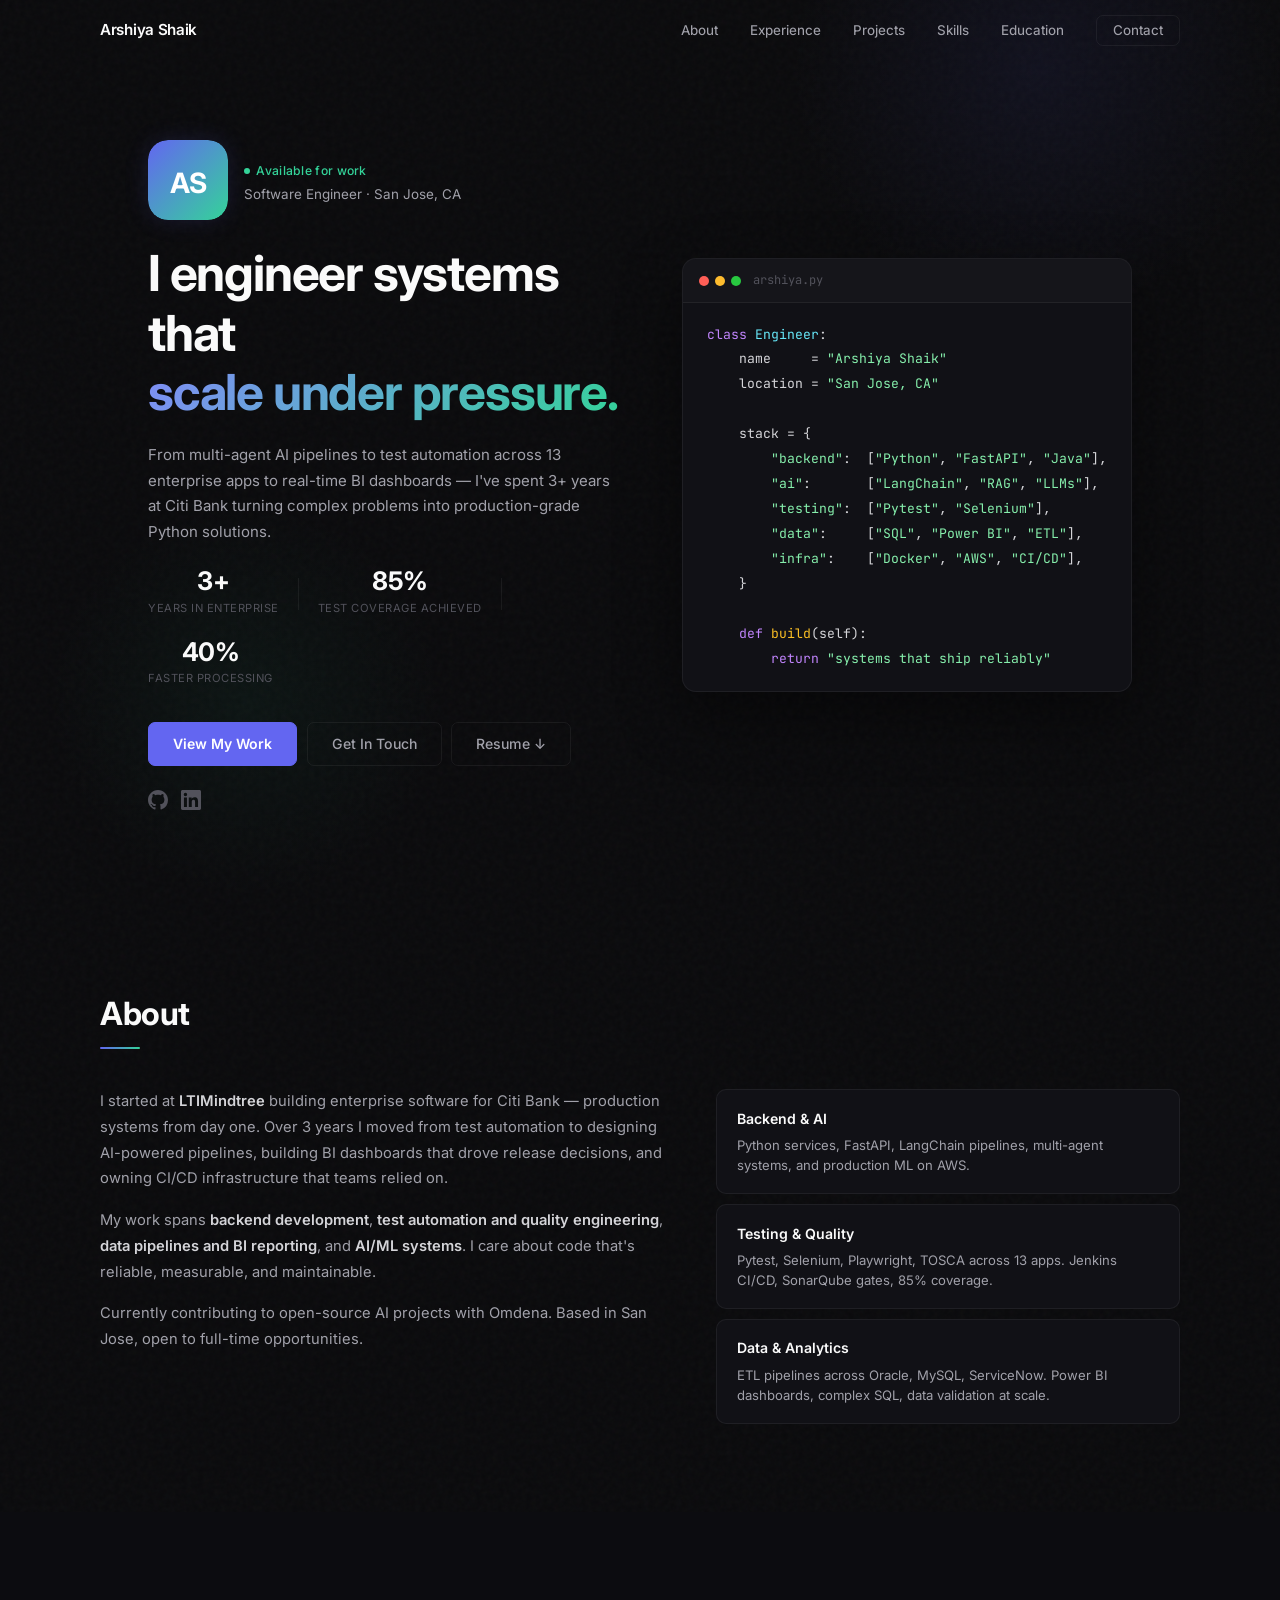
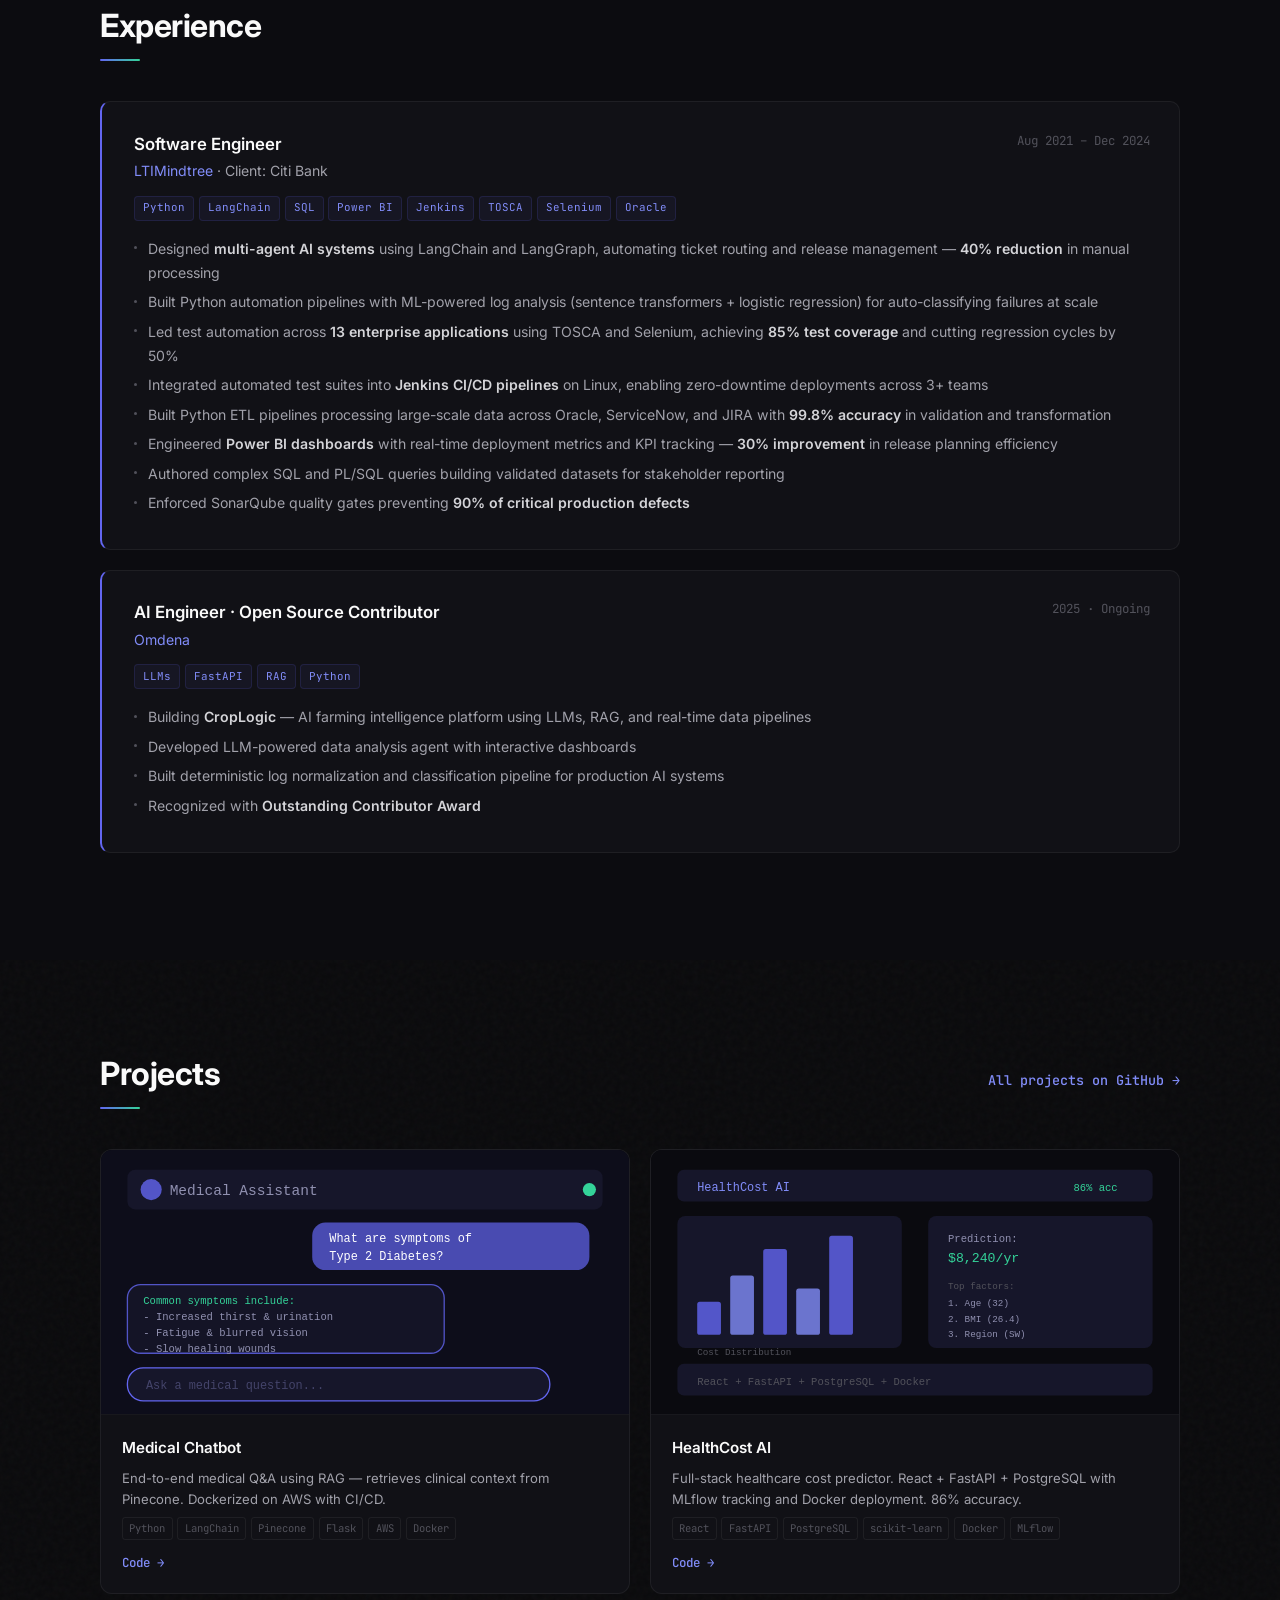
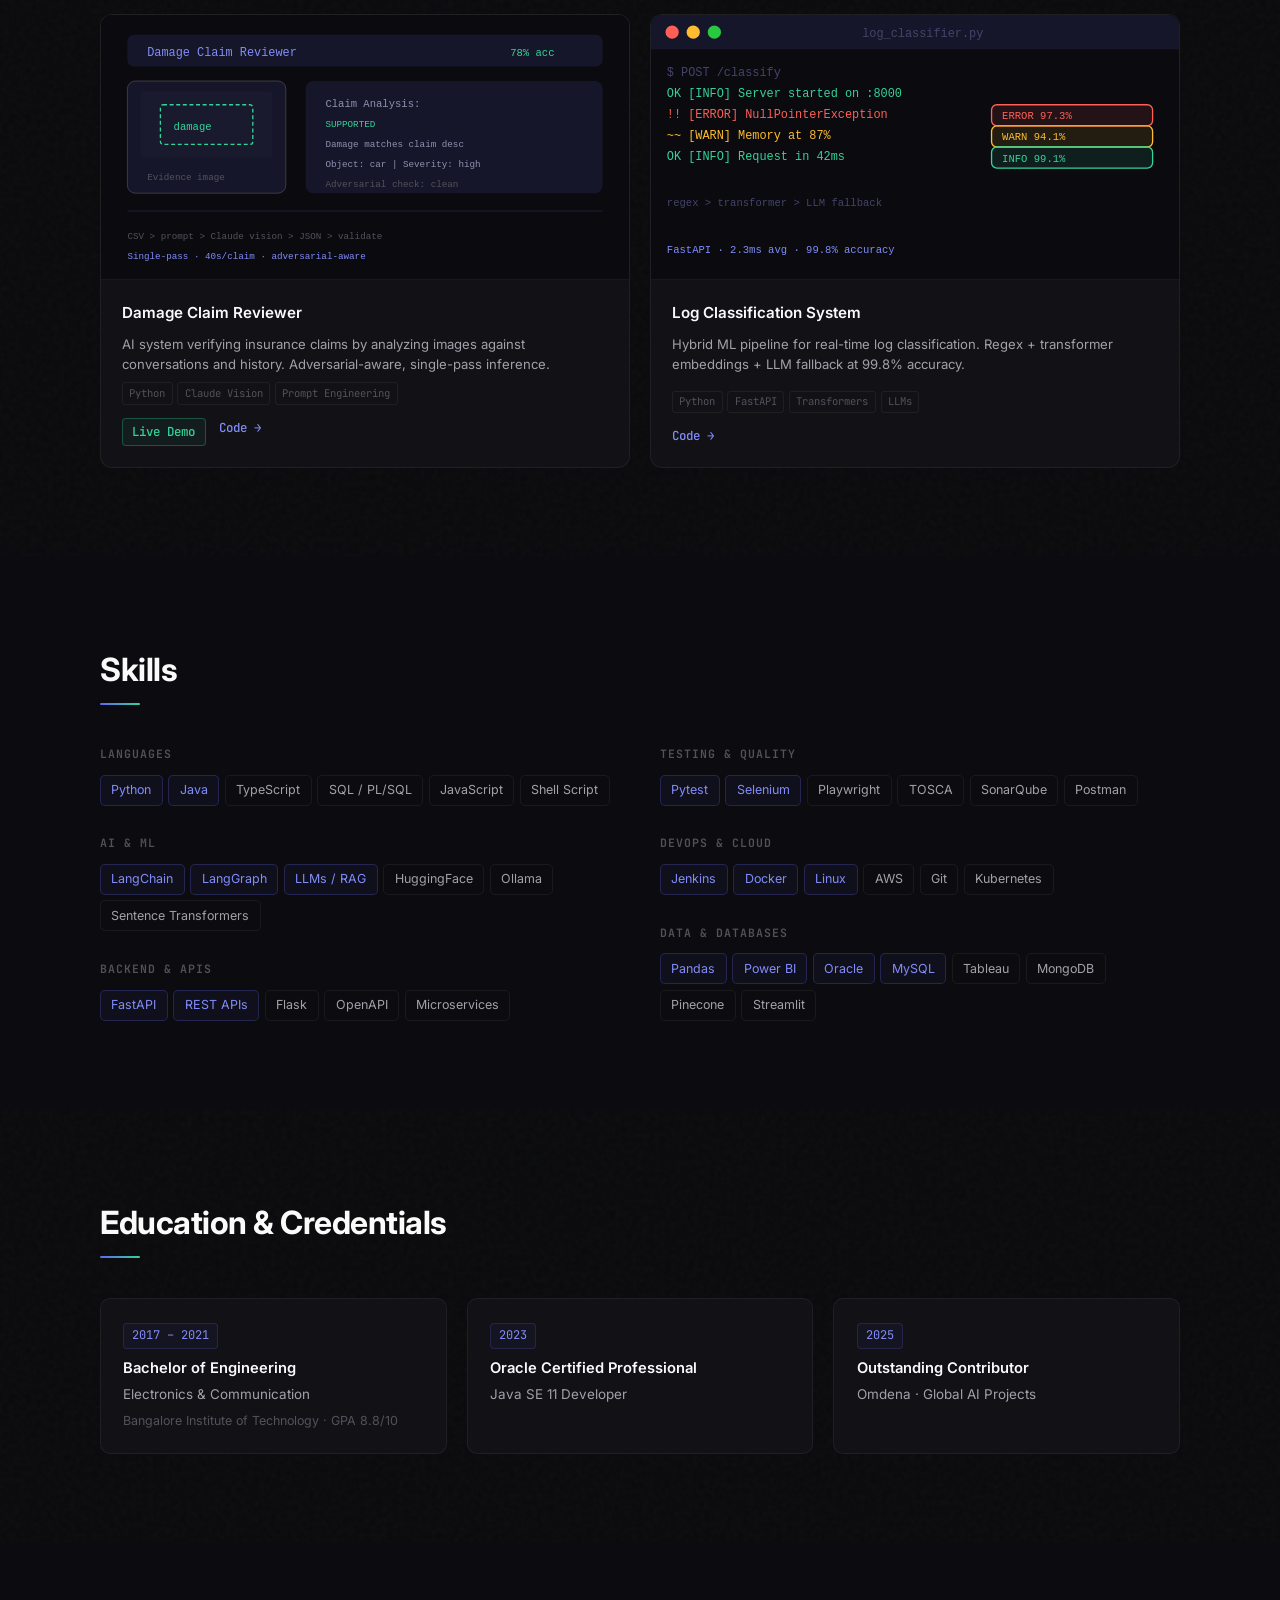
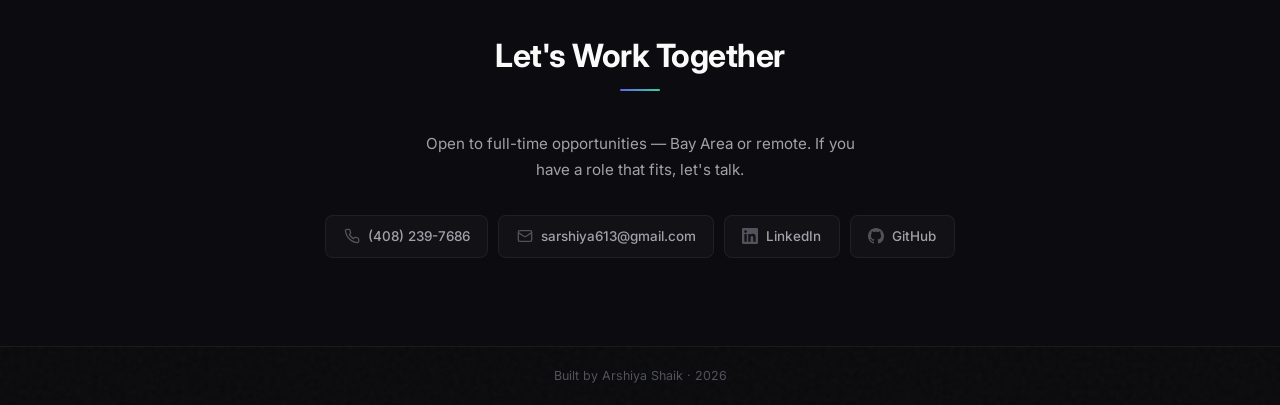
<file: index.html>
<!DOCTYPE html>
<html lang="en">
<head>
  <meta charset="UTF-8" />
  <meta name="viewport" content="width=device-width, initial-scale=1.0" />
  <title>Arshiya Shaik — Software Engineer</title>
  <meta name="description" content="Arshiya Shaik — Software Engineer in San Jose, CA. 3+ years building backend systems, AI automation, test frameworks, and data pipelines." />
  <link rel="preconnect" href="https://fonts.googleapis.com">
  <link href="https://fonts.googleapis.com/css2?family=Inter:wght@300;400;500;600;700;800&family=JetBrains+Mono:wght@400;500&display=swap" rel="stylesheet">
  <link rel="stylesheet" href="styles.css?v=9" />
</head>
<body>

  <nav id="navbar">
    <div class="nav-inner">
      <a class="nav-logo" href="#hero">Arshiya Shaik</a>
      <ul class="nav-links">
        <li><a href="#about">About</a></li>
        <li><a href="#experience">Experience</a></li>
        <li><a href="#projects">Projects</a></li>
        <li><a href="#skills">Skills</a></li>
        <li><a href="#education">Education</a></li>
        <li><a href="#contact" class="nav-cta">Contact</a></li>
      </ul>
      <button class="hamburger" id="hamburger" aria-label="Toggle menu">
        <span></span><span></span><span></span>
      </button>
    </div>
  </nav>

  <!-- HERO -->
  <section id="hero">
    <div class="hero-left">
      <div class="hero-intro">
        <!-- SVG Avatar -->
        <div class="avatar">
          <svg width="80" height="80" viewBox="0 0 80 80" xmlns="http://www.w3.org/2000/svg">
            <defs>
              <linearGradient id="ag" x1="0%" y1="0%" x2="100%" y2="100%">
                <stop offset="0%" stop-color="#6366f1"/>
                <stop offset="100%" stop-color="#34d399"/>
              </linearGradient>
            </defs>
            <rect width="80" height="80" rx="20" fill="url(#ag)"/>
            <text x="40" y="43" text-anchor="middle" dominant-baseline="central" font-family="Inter, sans-serif" font-weight="700" font-size="28" fill="white" letter-spacing="-1">AS</text>
          </svg>
        </div>
        <div>
          <div class="hero-available">Available for work</div>
          <p class="hero-location">Software Engineer &middot; San Jose, CA</p>
        </div>
      </div>

      <h1 class="hero-title">
        I engineer systems that<br/>
        <span class="hero-accent" id="typed-text">scale under pressure.</span>
      </h1>

      <p class="hero-desc">
        From multi-agent AI pipelines to test automation across 13 enterprise apps to real-time BI dashboards &mdash; I've spent 3+ years at Citi Bank turning complex problems into production-grade Python solutions.
      </p>

      <div class="hero-numbers">
        <div class="num"><strong>3+</strong><span>years in enterprise</span></div>
        <div class="num-divider"></div>
        <div class="num"><strong>85%</strong><span>test coverage achieved</span></div>
        <div class="num-divider"></div>
        <div class="num"><strong>40%</strong><span>faster processing</span></div>
      </div>

      <div class="hero-actions">
        <a href="#projects" class="btn-primary">View My Work</a>
        <a href="#contact" class="btn-ghost">Get In Touch</a>
        <a href="Arshiya_Shaik_SDE.pdf" download class="btn-ghost">Resume &darr;</a>
      </div>

      <div class="hero-social">
        <a href="https://github.com/arshi9854" target="_blank" rel="noopener" aria-label="GitHub">
          <svg width="20" height="20" viewBox="0 0 24 24" fill="currentColor"><path d="M12 0C5.37 0 0 5.37 0 12c0 5.31 3.435 9.795 8.205 11.385.6.105.825-.255.825-.57 0-.285-.015-1.23-.015-2.235-3.015.555-3.795-.735-4.035-1.41-.135-.345-.72-1.41-1.23-1.695-.42-.225-1.02-.78-.015-.795.945-.015 1.62.87 1.845 1.23 1.08 1.815 2.805 1.305 3.495.99.105-.78.42-1.305.765-1.605-2.67-.3-5.46-1.335-5.46-5.925 0-1.305.465-2.385 1.23-3.225-.12-.3-.54-1.53.12-3.18 0 0 1.005-.315 3.3 1.23.96-.27 1.98-.405 3-.405s2.04.135 3 .405c2.295-1.56 3.3-1.23 3.3-1.23.66 1.65.24 2.88.12 3.18.765.84 1.23 1.905 1.23 3.225 0 4.605-2.805 5.625-5.475 5.925.435.375.81 1.095.81 2.22 0 1.605-.015 2.895-.015 3.3 0 .315.225.69.825.57A12.02 12.02 0 0 0 24 12c0-6.63-5.37-12-12-12z"/></svg>
        </a>
        <a href="https://linkedin.com/in/shaik-arshiya-642k" target="_blank" rel="noopener" aria-label="LinkedIn">
          <svg width="20" height="20" viewBox="0 0 24 24" fill="currentColor"><path d="M20.447 20.452h-3.554v-5.569c0-1.328-.027-3.037-1.852-3.037-1.853 0-2.136 1.445-2.136 2.939v5.667H9.351V9h3.414v1.561h.046c.477-.9 1.637-1.85 3.37-1.85 3.601 0 4.267 2.37 4.267 5.455v6.286zM5.337 7.433a2.062 2.062 0 0 1-2.063-2.065 2.064 2.064 0 1 1 2.063 2.065zm1.782 13.019H3.555V9h3.564v11.452zM22.225 0H1.771C.792 0 0 .774 0 1.729v20.542C0 23.227.792 24 1.771 24h20.451C23.2 24 24 23.227 24 22.271V1.729C24 .774 23.2 0 22.222 0h.003z"/></svg>
        </a>
      </div>
    </div>

    <div class="hero-right">
      <div class="code-window">
        <div class="code-header">
          <div class="code-dots"><span></span><span></span><span></span></div>
          <span class="code-tab">arshiya.py</span>
        </div>
        <pre class="code-body"><code><span class="kw">class</span> <span class="cn">Engineer</span>:
    name     = <span class="str">"Arshiya Shaik"</span>
    location = <span class="str">"San Jose, CA"</span>

    stack = {
        <span class="str">"backend"</span>:  [<span class="str">"Python"</span>, <span class="str">"FastAPI"</span>, <span class="str">"Java"</span>],
        <span class="str">"ai"</span>:       [<span class="str">"LangChain"</span>, <span class="str">"RAG"</span>, <span class="str">"LLMs"</span>],
        <span class="str">"testing"</span>:  [<span class="str">"Pytest"</span>, <span class="str">"Selenium"</span>],
        <span class="str">"data"</span>:     [<span class="str">"SQL"</span>, <span class="str">"Power BI"</span>, <span class="str">"ETL"</span>],
        <span class="str">"infra"</span>:    [<span class="str">"Docker"</span>, <span class="str">"AWS"</span>, <span class="str">"CI/CD"</span>],
    }

    <span class="kw">def</span> <span class="fn">build</span>(self):
        <span class="kw">return</span> <span class="str">"systems that ship reliably"</span>
</code></pre>
      </div>
    </div>
  </section>

  <!-- ABOUT -->
  <section id="about" class="section">
    <div class="container">
      <h2 class="section-title reveal">About</h2>
      <div class="about-layout">
        <div class="about-text reveal">
          <p>
            I started at <strong>LTIMindtree</strong> building enterprise software for Citi Bank &mdash; production systems from day one. Over 3 years I moved from test automation to designing AI-powered pipelines, building BI dashboards that drove release decisions, and owning CI/CD infrastructure that teams relied on.
          </p>
          <p>
            My work spans <strong>backend development</strong>, <strong>test automation and quality engineering</strong>, <strong>data pipelines and BI reporting</strong>, and <strong>AI/ML systems</strong>. I care about code that's reliable, measurable, and maintainable.
          </p>
          <p>
            Currently contributing to open-source AI projects with Omdena. Based in San Jose, open to full-time opportunities.
          </p>
        </div>
        <div class="about-sidebar reveal">
          <div class="info-card">
            <h3>Backend &amp; AI</h3>
            <p>Python services, FastAPI, LangChain pipelines, multi-agent systems, and production ML on AWS.</p>
          </div>
          <div class="info-card">
            <h3>Testing &amp; Quality</h3>
            <p>Pytest, Selenium, Playwright, TOSCA across 13 apps. Jenkins CI/CD, SonarQube gates, 85% coverage.</p>
          </div>
          <div class="info-card">
            <h3>Data &amp; Analytics</h3>
            <p>ETL pipelines across Oracle, MySQL, ServiceNow. Power BI dashboards, complex SQL, data validation at scale.</p>
          </div>
        </div>
      </div>
    </div>
  </section>

  <!-- EXPERIENCE -->
  <section id="experience" class="section alt-bg">
    <div class="container">
      <h2 class="section-title reveal">Experience</h2>

      <div class="exp-card reveal">
        <div class="exp-top">
          <div>
            <h3>Software Engineer</h3>
            <p class="exp-org"><a href="https://www.ltimindtree.com/" target="_blank" rel="noopener">LTIMindtree</a> &middot; Client: Citi Bank</p>
          </div>
          <span class="exp-when">Aug 2021 &ndash; Dec 2024</span>
        </div>
        <div class="exp-tags">
          <span>Python</span><span>LangChain</span><span>SQL</span><span>Power BI</span><span>Jenkins</span><span>TOSCA</span><span>Selenium</span><span>Oracle</span>
        </div>
        <ul class="exp-list">
          <li>Designed <strong>multi-agent AI systems</strong> using LangChain and LangGraph, automating ticket routing and release management &mdash; <strong>40% reduction</strong> in manual processing</li>
          <li>Built Python automation pipelines with ML-powered log analysis (sentence transformers + logistic regression) for auto-classifying failures at scale</li>
          <li>Led test automation across <strong>13 enterprise applications</strong> using TOSCA and Selenium, achieving <strong>85% test coverage</strong> and cutting regression cycles by 50%</li>
          <li>Integrated automated test suites into <strong>Jenkins CI/CD pipelines</strong> on Linux, enabling zero-downtime deployments across 3+ teams</li>
          <li>Built Python ETL pipelines processing large-scale data across Oracle, ServiceNow, and JIRA with <strong>99.8% accuracy</strong> in validation and transformation</li>
          <li>Engineered <strong>Power BI dashboards</strong> with real-time deployment metrics and KPI tracking &mdash; <strong>30% improvement</strong> in release planning efficiency</li>
          <li>Authored complex SQL and PL/SQL queries building validated datasets for stakeholder reporting</li>
          <li>Enforced SonarQube quality gates preventing <strong>90% of critical production defects</strong></li>
        </ul>
      </div>

      <div class="exp-card reveal">
        <div class="exp-top">
          <div>
            <h3>AI Engineer &middot; Open Source Contributor</h3>
            <p class="exp-org"><a href="https://www.omdena.com/" target="_blank" rel="noopener">Omdena</a></p>
          </div>
          <span class="exp-when">2025 &middot; Ongoing</span>
        </div>
        <div class="exp-tags">
          <span>LLMs</span><span>FastAPI</span><span>RAG</span><span>Python</span>
        </div>
        <ul class="exp-list">
          <li>Building <strong>CropLogic</strong> &mdash; AI farming intelligence platform using LLMs, RAG, and real-time data pipelines</li>
          <li>Developed LLM-powered data analysis agent with interactive dashboards</li>
          <li>Built deterministic log normalization and classification pipeline for production AI systems</li>
          <li>Recognized with <strong>Outstanding Contributor Award</strong></li>
        </ul>
      </div>
    </div>
  </section>

  <!-- PROJECTS (featured 4 + link to more) -->
  <section id="projects" class="section">
    <div class="container">
      <div class="section-header reveal">
        <h2 class="section-title">Projects</h2>
        <a href="https://github.com/arshi9854?tab=repositories" target="_blank" rel="noopener" class="see-all">All projects on GitHub &rarr;</a>
      </div>
      <div class="projects-grid">

        <article class="project-card large reveal">
          <div class="project-visual">
            <svg viewBox="0 0 400 200" xmlns="http://www.w3.org/2000/svg">
              <rect width="400" height="200" fill="#0d0d1a"/>
              <rect x="20" y="15" width="360" height="30" rx="6" fill="#16162a"/>
              <circle cx="38" cy="30" r="8" fill="#6366f1" opacity="0.8"/>
              <text x="52" y="34" font-family="monospace" font-size="11" fill="#9090b0">Medical Assistant</text>
              <circle cx="370" cy="30" r="5" fill="#34d399"/>
              <rect x="160" y="55" width="210" height="36" rx="10" fill="#6366f1" opacity="0.7"/>
              <text x="173" y="70" font-family="monospace" font-size="9" fill="white">What are symptoms of</text>
              <text x="173" y="83" font-family="monospace" font-size="9" fill="white">Type 2 Diabetes?</text>
              <rect x="20" y="102" width="240" height="52" rx="10" fill="#16162a" stroke="#6366f1" stroke-width="1" opacity="0.8"/>
              <text x="32" y="117" font-family="monospace" font-size="8" fill="#34d399">Common symptoms include:</text>
              <text x="32" y="129" font-family="monospace" font-size="8" fill="#9090b0">- Increased thirst &amp; urination</text>
              <text x="32" y="141" font-family="monospace" font-size="8" fill="#9090b0">- Fatigue &amp; blurred vision</text>
              <text x="32" y="153" font-family="monospace" font-size="8" fill="#9090b0">- Slow healing wounds</text>
              <rect x="20" y="165" width="320" height="25" rx="12" fill="#16162a" stroke="#6366f1" stroke-width="1"/>
              <text x="34" y="181" font-family="monospace" font-size="9" fill="#44446a">Ask a medical question...</text>
            </svg>
          </div>
          <div class="project-info">
            <h3>Medical Chatbot</h3>
            <p>End-to-end medical Q&A using RAG &mdash; retrieves clinical context from Pinecone. Dockerized on AWS with CI/CD.</p>
            <div class="project-stack">
              <span>Python</span><span>LangChain</span><span>Pinecone</span><span>Flask</span><span>AWS</span><span>Docker</span>
            </div>
            <div class="project-actions">
              <a href="https://github.com/arshi9854/End-To-End-Medical-Chatbot-using-Generative-AI" target="_blank" rel="noopener" class="project-link">Code &rarr;</a>
            </div>
          </div>
        </article>

        <article class="project-card large reveal">
          <div class="project-visual">
            <svg viewBox="0 0 400 200" xmlns="http://www.w3.org/2000/svg">
              <rect width="400" height="200" fill="#0a0a0f"/>
              <rect x="20" y="15" width="360" height="24" rx="5" fill="#16162a"/>
              <text x="35" y="31" font-family="monospace" font-size="9" fill="#818cf8">HealthCost AI</text>
              <text x="320" y="31" font-family="monospace" font-size="8" fill="#34d399">86% acc</text>
              <rect x="20" y="50" width="170" height="100" rx="6" fill="#16162a"/>
              <rect x="35" y="115" width="18" height="25" rx="2" fill="#6366f1" opacity="0.8"/>
              <rect x="60" y="95" width="18" height="45" rx="2" fill="#818cf8" opacity="0.8"/>
              <rect x="85" y="75" width="18" height="65" rx="2" fill="#6366f1" opacity="0.8"/>
              <rect x="110" y="105" width="18" height="35" rx="2" fill="#818cf8" opacity="0.8"/>
              <rect x="135" y="65" width="18" height="75" rx="2" fill="#6366f1" opacity="0.8"/>
              <text x="35" y="155" font-family="monospace" font-size="7" fill="#52525b">Cost Distribution</text>
              <rect x="210" y="50" width="170" height="100" rx="6" fill="#16162a"/>
              <text x="225" y="70" font-family="monospace" font-size="8" fill="#9090b0">Prediction:</text>
              <text x="225" y="85" font-family="monospace" font-size="10" fill="#34d399">$8,240/yr</text>
              <text x="225" y="105" font-family="monospace" font-size="7" fill="#52525b">Top factors:</text>
              <text x="225" y="118" font-family="monospace" font-size="7" fill="#9090b0">1. Age (32)</text>
              <text x="225" y="130" font-family="monospace" font-size="7" fill="#9090b0">2. BMI (26.4)</text>
              <text x="225" y="142" font-family="monospace" font-size="7" fill="#9090b0">3. Region (SW)</text>
              <rect x="20" y="162" width="360" height="24" rx="5" fill="#16162a"/>
              <text x="35" y="178" font-family="monospace" font-size="8" fill="#52525b">React + FastAPI + PostgreSQL + Docker</text>
            </svg>
          </div>
          <div class="project-info">
            <h3>HealthCost AI</h3>
            <p>Full-stack healthcare cost predictor. React + FastAPI + PostgreSQL with MLflow tracking and Docker deployment. 86% accuracy.</p>
            <div class="project-stack">
              <span>React</span><span>FastAPI</span><span>PostgreSQL</span><span>scikit-learn</span><span>Docker</span><span>MLflow</span>
            </div>
            <div class="project-actions">
              <a href="https://github.com/arshi9854/InsureMate" target="_blank" rel="noopener" class="project-link">Code &rarr;</a>
            </div>
          </div>
        </article>

        <article class="project-card large reveal">
          <div class="project-visual">
            <svg viewBox="0 0 400 200" xmlns="http://www.w3.org/2000/svg">
              <rect width="400" height="200" fill="#0a0a0f"/>
              <rect x="20" y="15" width="360" height="24" rx="5" fill="#16162a"/>
              <text x="35" y="31" font-family="monospace" font-size="9" fill="#818cf8">Damage Claim Reviewer</text>
              <text x="310" y="31" font-family="monospace" font-size="8" fill="#34d399">78% acc</text>
              <rect x="20" y="50" width="120" height="85" rx="6" fill="#16162a" stroke="#52525b" stroke-width="0.5"/>
              <rect x="30" y="58" width="100" height="50" rx="3" fill="#1a1a2e"/>
              <rect x="45" y="68" width="70" height="30" rx="2" fill="none" stroke="#34d399" stroke-width="1" stroke-dasharray="3,2"/>
              <text x="55" y="87" font-family="monospace" font-size="8" fill="#34d399">damage</text>
              <text x="35" y="125" font-family="monospace" font-size="7" fill="#52525b">Evidence image</text>
              <rect x="155" y="50" width="225" height="85" rx="6" fill="#16162a"/>
              <text x="170" y="70" font-family="monospace" font-size="8" fill="#9090b0">Claim Analysis:</text>
              <text x="170" y="85" font-family="monospace" font-size="7" fill="#34d399">SUPPORTED</text>
              <text x="170" y="100" font-family="monospace" font-size="7" fill="#9090b0">Damage matches claim desc</text>
              <text x="170" y="115" font-family="monospace" font-size="7" fill="#9090b0">Object: car | Severity: high</text>
              <text x="170" y="130" font-family="monospace" font-size="7" fill="#52525b">Adversarial check: clean</text>
              <rect x="20" y="148" width="360" height="1" fill="#1a1a2e"/>
              <text x="20" y="170" font-family="monospace" font-size="7" fill="#52525b">CSV &gt; prompt &gt; Claude vision &gt; JSON &gt; validate</text>
              <text x="20" y="185" font-family="monospace" font-size="7" fill="#818cf8">Single-pass &middot; 40s/claim &middot; adversarial-aware</text>
            </svg>
          </div>
          <div class="project-info">
            <h3>Damage Claim Reviewer</h3>
            <p>AI system verifying insurance claims by analyzing images against conversations and history. Adversarial-aware, single-pass inference.</p>
            <div class="project-stack">
              <span>Python</span><span>Claude Vision</span><span>Prompt Engineering</span>
            </div>
            <div class="project-actions">
              <a href="https://arshi9854.github.io/damage-claim-reviewer/demo.html" target="_blank" rel="noopener" class="project-link demo">Live Demo</a>
              <a href="https://github.com/arshi9854/damage-claim-reviewer" target="_blank" rel="noopener" class="project-link">Code &rarr;</a>
            </div>
          </div>
        </article>

        <article class="project-card large reveal">
          <div class="project-visual">
            <svg viewBox="0 0 400 200" xmlns="http://www.w3.org/2000/svg">
              <rect width="400" height="200" fill="#0a0a0f"/>
              <rect x="0" y="0" width="400" height="26" fill="#16162a"/>
              <circle cx="16" cy="13" r="5" fill="#ff5f57"/>
              <circle cx="32" cy="13" r="5" fill="#febc2e"/>
              <circle cx="48" cy="13" r="5" fill="#28c840"/>
              <text x="160" y="17" font-family="monospace" font-size="9" fill="#44446a">log_classifier.py</text>
              <text x="12" y="46" font-family="monospace" font-size="9" fill="#44446a">$ POST /classify</text>
              <text x="12" y="62" font-family="monospace" font-size="9" fill="#34d399">OK [INFO] Server started on :8000</text>
              <text x="12" y="78" font-family="monospace" font-size="9" fill="#ff5f57">!! [ERROR] NullPointerException</text>
              <rect x="258" y="68" width="122" height="16" rx="4" fill="rgba(255,95,87,0.1)" stroke="#ff5f57" stroke-width="1"/>
              <text x="266" y="79" font-family="monospace" font-size="8" fill="#ff5f57">ERROR 97.3%</text>
              <text x="12" y="94" font-family="monospace" font-size="9" fill="#febc2e">~~ [WARN] Memory at 87%</text>
              <rect x="258" y="84" width="122" height="16" rx="4" fill="rgba(254,188,46,0.1)" stroke="#febc2e" stroke-width="1"/>
              <text x="266" y="95" font-family="monospace" font-size="8" fill="#febc2e">WARN 94.1%</text>
              <text x="12" y="110" font-family="monospace" font-size="9" fill="#34d399">OK [INFO] Request in 42ms</text>
              <rect x="258" y="100" width="122" height="16" rx="4" fill="rgba(52,211,153,0.1)" stroke="#34d399" stroke-width="1"/>
              <text x="266" y="111" font-family="monospace" font-size="8" fill="#34d399">INFO 99.1%</text>
              <text x="12" y="145" font-family="monospace" font-size="8" fill="#44446a">regex &gt; transformer &gt; LLM fallback</text>
              <text x="12" y="180" font-family="monospace" font-size="8" fill="#818cf8">FastAPI &middot; 2.3ms avg &middot; 99.8% accuracy</text>
            </svg>
          </div>
          <div class="project-info">
            <h3>Log Classification System</h3>
            <p>Hybrid ML pipeline for real-time log classification. Regex + transformer embeddings + LLM fallback at 99.8% accuracy.</p>
            <div class="project-stack">
              <span>Python</span><span>FastAPI</span><span>Transformers</span><span>LLMs</span>
            </div>
            <div class="project-actions">
              <a href="https://github.com/arshi9854/Log-Classification-System-using-GenAI" target="_blank" rel="noopener" class="project-link">Code &rarr;</a>
            </div>
          </div>
        </article>

      </div>
    </div>
  </section>

  <!-- SKILLS — visual variety: horizontal marquee-style -->
  <section id="skills" class="section alt-bg">
    <div class="container">
      <h2 class="section-title reveal">Skills</h2>
      <div class="skills-columns">
        <div class="skills-col reveal">
          <div class="skill-group">
            <h3>Languages</h3>
            <div class="skill-list">
              <span class="skill primary">Python</span>
              <span class="skill primary">Java</span>
              <span class="skill">TypeScript</span>
              <span class="skill">SQL / PL/SQL</span>
              <span class="skill">JavaScript</span>
              <span class="skill">Shell Script</span>
            </div>
          </div>
          <div class="skill-group">
            <h3>AI &amp; ML</h3>
            <div class="skill-list">
              <span class="skill primary">LangChain</span>
              <span class="skill primary">LangGraph</span>
              <span class="skill primary">LLMs / RAG</span>
              <span class="skill">HuggingFace</span>
              <span class="skill">Ollama</span>
              <span class="skill">Sentence Transformers</span>
            </div>
          </div>
          <div class="skill-group">
            <h3>Backend &amp; APIs</h3>
            <div class="skill-list">
              <span class="skill primary">FastAPI</span>
              <span class="skill primary">REST APIs</span>
              <span class="skill">Flask</span>
              <span class="skill">OpenAPI</span>
              <span class="skill">Microservices</span>
            </div>
          </div>
        </div>
        <div class="skills-col reveal">
          <div class="skill-group">
            <h3>Testing &amp; Quality</h3>
            <div class="skill-list">
              <span class="skill primary">Pytest</span>
              <span class="skill primary">Selenium</span>
              <span class="skill">Playwright</span>
              <span class="skill">TOSCA</span>
              <span class="skill">SonarQube</span>
              <span class="skill">Postman</span>
            </div>
          </div>
          <div class="skill-group">
            <h3>DevOps &amp; Cloud</h3>
            <div class="skill-list">
              <span class="skill primary">Jenkins</span>
              <span class="skill primary">Docker</span>
              <span class="skill primary">Linux</span>
              <span class="skill">AWS</span>
              <span class="skill">Git</span>
              <span class="skill">Kubernetes</span>
            </div>
          </div>
          <div class="skill-group">
            <h3>Data &amp; Databases</h3>
            <div class="skill-list">
              <span class="skill primary">Pandas</span>
              <span class="skill primary">Power BI</span>
              <span class="skill primary">Oracle</span>
              <span class="skill primary">MySQL</span>
              <span class="skill">Tableau</span>
              <span class="skill">MongoDB</span>
              <span class="skill">Pinecone</span>
              <span class="skill">Streamlit</span>
            </div>
          </div>
        </div>
      </div>
    </div>
  </section>

  <!-- EDUCATION -->
  <section id="education" class="section">
    <div class="container">
      <h2 class="section-title reveal">Education &amp; Credentials</h2>
      <div class="edu-row">
        <div class="edu-card reveal">
          <span class="edu-year">2017 &ndash; 2021</span>
          <h3>Bachelor of Engineering</h3>
          <p>Electronics &amp; Communication</p>
          <p class="edu-detail">Bangalore Institute of Technology &middot; GPA 8.8/10</p>
        </div>
        <div class="edu-card reveal">
          <span class="edu-year">2023</span>
          <h3>Oracle Certified Professional</h3>
          <p>Java SE 11 Developer</p>
        </div>
        <div class="edu-card reveal">
          <span class="edu-year">2025</span>
          <h3>Outstanding Contributor</h3>
          <p>Omdena &middot; Global AI Projects</p>
        </div>
      </div>
    </div>
  </section>

  <!-- CONTACT -->
  <section id="contact" class="section alt-bg">
    <div class="container contact-center">
      <h2 class="section-title reveal">Let's Work Together</h2>
      <p class="contact-intro reveal">Open to full-time opportunities &mdash; Bay Area or remote. If you have a role that fits, let's talk.</p>
      <div class="contact-row reveal">
        <a href="tel:+14082397686" class="contact-chip">
          <svg width="16" height="16" viewBox="0 0 24 24" fill="none" stroke="currentColor" stroke-width="2"><path d="M22 16.92v3a2 2 0 0 1-2.18 2 19.79 19.79 0 0 1-8.63-3.07 19.5 19.5 0 0 1-6-6 19.79 19.79 0 0 1-3.07-8.67A2 2 0 0 1 4.11 2h3a2 2 0 0 1 2 1.72c.127.96.361 1.903.7 2.81a2 2 0 0 1-.45 2.11L8.09 9.91a16 16 0 0 0 6 6l1.27-1.27a2 2 0 0 1 2.11-.45c.907.339 1.85.573 2.81.7A2 2 0 0 1 22 16.92z"/></svg>
          (408) 239-7686
        </a>
        <a href="mailto:sarshiya613@gmail.com" class="contact-chip">
          <svg width="16" height="16" viewBox="0 0 24 24" fill="none" stroke="currentColor" stroke-width="2"><rect x="2" y="4" width="20" height="16" rx="2"/><path d="m22 7-8.97 5.7a1.94 1.94 0 0 1-2.06 0L2 7"/></svg>
          sarshiya613@gmail.com
        </a>
        <a href="https://linkedin.com/in/shaik-arshiya-642k" target="_blank" rel="noopener" class="contact-chip">
          <svg width="16" height="16" viewBox="0 0 24 24" fill="currentColor"><path d="M20.447 20.452h-3.554v-5.569c0-1.328-.027-3.037-1.852-3.037-1.853 0-2.136 1.445-2.136 2.939v5.667H9.351V9h3.414v1.561h.046c.477-.9 1.637-1.85 3.37-1.85 3.601 0 4.267 2.37 4.267 5.455v6.286zM5.337 7.433a2.062 2.062 0 0 1-2.063-2.065 2.064 2.064 0 1 1 2.063 2.065zm1.782 13.019H3.555V9h3.564v11.452zM22.225 0H1.771C.792 0 0 .774 0 1.729v20.542C0 23.227.792 24 1.771 24h20.451C23.2 24 24 23.227 24 22.271V1.729C24 .774 23.2 0 22.222 0h.003z"/></svg>
          LinkedIn
        </a>
        <a href="https://github.com/arshi9854" target="_blank" rel="noopener" class="contact-chip">
          <svg width="16" height="16" viewBox="0 0 24 24" fill="currentColor"><path d="M12 0C5.37 0 0 5.37 0 12c0 5.31 3.435 9.795 8.205 11.385.6.105.825-.255.825-.57 0-.285-.015-1.23-.015-2.235-3.015.555-3.795-.735-4.035-1.41-.135-.345-.72-1.41-1.23-1.695-.42-.225-1.02-.78-.015-.795.945-.015 1.62.87 1.845 1.23 1.08 1.815 2.805 1.305 3.495.99.105-.78.42-1.305.765-1.605-2.67-.3-5.46-1.335-5.46-5.925 0-1.305.465-2.385 1.23-3.225-.12-.3-.54-1.53.12-3.18 0 0 1.005-.315 3.3 1.23.96-.27 1.98-.405 3-.405s2.04.135 3 .405c2.295-1.56 3.3-1.23 3.3-1.23.66 1.65.24 2.88.12 3.18.765.84 1.23 1.905 1.23 3.225 0 4.605-2.805 5.625-5.475 5.925.435.375.81 1.095.81 2.22 0 1.605-.015 2.895-.015 3.3 0 .315.225.69.825.57A12.02 12.02 0 0 0 24 12c0-6.63-5.37-12-12-12z"/></svg>
          GitHub
        </a>
      </div>
    </div>
  </section>

  <footer>
    <p>Built by Arshiya Shaik &middot; 2026</p>
  </footer>

  <script src="script.js"></script>
</body>
</html>
</file>
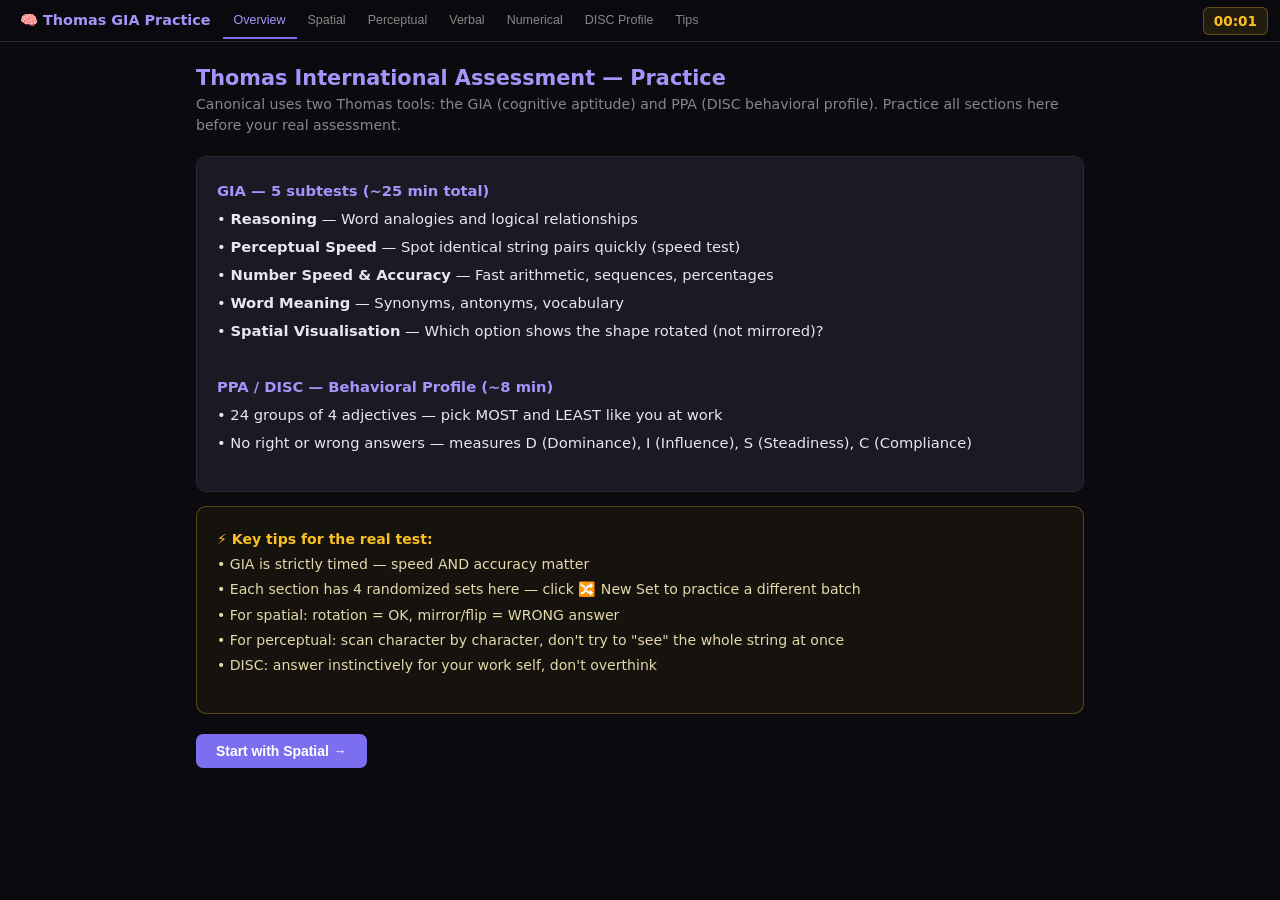
<file: psychometric-practice.html>
<!DOCTYPE html>
<html lang="en">
<head>
<meta charset="UTF-8">
<meta name="viewport" content="width=device-width, initial-scale=1.0">
<title>Thomas GIA + PPA Practice — Arshiya</title>
<style>
:root{--bg:#0a0a0f;--surface:#13131a;--card:#1a1a24;--border:#2a2a3a;--accent:#7c6fef;--accent2:#a594f9;--green:#4ade80;--red:#f87171;--yellow:#fbbf24;--text:#e8e6f0;--muted:#888}
*{box-sizing:border-box;margin:0;padding:0}
body{background:var(--bg);color:var(--text);font-family:'Segoe UI',system-ui,sans-serif;min-height:100vh}
nav{position:sticky;top:0;z-index:100;background:rgba(10,10,15,.97);border-bottom:1px solid var(--border);display:flex;align-items:center;gap:4px;padding:0 12px;flex-wrap:wrap}
.nav-title{font-weight:700;color:var(--accent2);padding:12px 8px;font-size:.9rem;white-space:nowrap}
.nav-tabs{display:flex;gap:0;flex-wrap:wrap}
.nav-tab{padding:10px 11px;cursor:pointer;font-size:.78rem;font-weight:500;color:var(--muted);border-bottom:2px solid transparent;transition:all .2s;white-space:nowrap;background:none;border-top:none;border-left:none;border-right:none}
.nav-tab:hover{color:var(--text)}.nav-tab.active{color:var(--accent2);border-bottom-color:var(--accent)}
.timer{margin-left:auto;padding:5px 10px;background:rgba(251,191,36,.1);border:1px solid rgba(251,191,36,.3);border-radius:6px;font-size:.85rem;font-weight:700;color:var(--yellow);font-variant-numeric:tabular-nums}
.section{display:none;max-width:920px;margin:0 auto;padding:24px 16px 60px}
.section.active{display:block}
.sec-head{margin-bottom:20px}
.sec-head h2{font-size:1.3rem;color:var(--accent2);margin-bottom:4px}
.sec-head p{color:var(--muted);font-size:.88rem;line-height:1.5}
.meta-row{display:flex;gap:8px;flex-wrap:wrap;margin-top:10px}
.badge{font-size:.75rem;padding:3px 10px;border-radius:12px;background:rgba(124,111,239,.15);color:var(--accent2);border:1px solid rgba(124,111,239,.3)}
.badge.yellow{background:rgba(251,191,36,.1);color:var(--yellow);border-color:rgba(251,191,36,.3)}
.q-card{background:var(--card);border:1px solid var(--border);border-radius:10px;padding:20px;margin-bottom:14px}
.q-num{font-size:.72rem;color:var(--muted);font-weight:600;margin-bottom:8px;text-transform:uppercase;letter-spacing:.05em}
.q-text{font-size:.95rem;margin-bottom:14px;line-height:1.5}
.opts{display:flex;flex-direction:column;gap:7px}
.opt{display:flex;align-items:center;gap:10px;padding:9px 13px;border-radius:7px;cursor:pointer;border:1px solid var(--border);background:var(--surface);transition:all .15s;font-size:.9rem}
.opt:hover{border-color:var(--accent);background:rgba(124,111,239,.08)}
.opt.selected{border-color:var(--accent);background:rgba(124,111,239,.15)}
.opt.correct{border-color:var(--green)!important;background:rgba(74,222,128,.1)!important;color:var(--green)}
.opt.wrong{border-color:var(--red)!important;background:rgba(248,113,113,.1)!important;color:var(--red)}
.opt-lbl{width:22px;height:22px;border-radius:50%;border:2px solid var(--border);display:flex;align-items:center;justify-content:center;font-size:.7rem;font-weight:700;flex-shrink:0}
.opt.selected .opt-lbl{background:var(--accent);border-color:var(--accent);color:#fff}
.opt.correct .opt-lbl{background:var(--green);border-color:var(--green);color:#000}
.opt.wrong .opt-lbl{background:var(--red);border-color:var(--red);color:#fff}
.expl{margin-top:10px;padding:9px 13px;border-radius:0 6px 6px 0;border-left:3px solid var(--accent);background:rgba(124,111,239,.08);font-size:.83rem;color:#bbb;line-height:1.6;display:none}
.expl.show{display:block}
/* SPATIAL */
.sp-instruction{background:rgba(124,111,239,.08);border:1px solid rgba(124,111,239,.25);border-radius:8px;padding:10px 14px;margin-bottom:14px;font-size:.83rem;color:#ccc;line-height:1.6}
.sp-instruction strong{color:var(--accent2)}
.sp-layout{display:flex;align-items:flex-start;gap:20px;flex-wrap:wrap;margin-bottom:12px}
.sp-ref{text-align:center;min-width:120px}
.sp-ref-lbl{font-size:.7rem;color:var(--muted);margin-bottom:6px;font-weight:600;text-transform:uppercase;letter-spacing:.05em}
.sp-arrow{font-size:1.8rem;color:var(--muted);align-self:center;padding-top:20px}
.sp-opts-grid{display:grid;grid-template-columns:repeat(4,1fr);gap:10px;flex:1;min-width:280px}
.sp-opt{text-align:center;cursor:pointer;padding:8px 6px;border-radius:8px;border:2px solid var(--border);background:var(--surface);transition:all .15s}
.sp-opt:hover{border-color:var(--accent)}
.sp-opt.selected{border-color:var(--accent);background:rgba(124,111,239,.15)}
.sp-opt.correct{border-color:var(--green)!important;background:rgba(74,222,128,.1)!important}
.sp-opt.wrong{border-color:var(--red)!important;background:rgba(248,113,113,.1)!important}
.sp-opt-lbl{font-size:.8rem;color:var(--muted);margin-top:5px;font-weight:700}
.sp-opt.correct .sp-opt-lbl{color:var(--green)}
.sp-opt.wrong .sp-opt-lbl{color:var(--red)}
svg.shape{display:block;margin:0 auto;overflow:visible}
/* PERCEPTUAL */
.perc-ref-row{display:flex;align-items:center;gap:10px;margin-bottom:12px;flex-wrap:wrap}
.perc-ref-lbl{font-size:.75rem;color:var(--muted);font-weight:600;text-transform:uppercase;letter-spacing:.04em;white-space:nowrap}
.perc-box{font-family:'Courier New',monospace;font-size:1rem;padding:7px 14px;border-radius:6px;letter-spacing:2px;border:2px solid var(--border);background:var(--surface)}
.perc-box.ref{border-color:var(--accent2);color:var(--accent2);background:rgba(124,111,239,.1)}
.perc-opts-row{display:flex;gap:10px;flex-wrap:wrap}
.perc-opt{display:flex;flex-direction:column;align-items:center;gap:5px;cursor:pointer}
.perc-opt .perc-box{transition:all .15s}
.perc-opt:hover .perc-box{border-color:var(--accent)}
.perc-opt.selected .perc-box{border-color:var(--accent);background:rgba(124,111,239,.15)}
.perc-opt.correct .perc-box{border-color:var(--green)!important;background:rgba(74,222,128,.1)!important;color:var(--green)}
.perc-opt.wrong .perc-box{border-color:var(--red)!important;background:rgba(248,113,113,.1)!important;color:var(--red)}
.perc-opt-lbl{font-size:.75rem;font-weight:700;color:var(--muted)}
.perc-opt.correct .perc-opt-lbl{color:var(--green)}
.perc-opt.wrong .perc-opt-lbl{color:var(--red)}
.perc-hint{font-size:.78rem;color:var(--yellow);margin-top:6px}
/* DISC */
.disc-card{background:var(--card);border:1px solid var(--border);border-radius:10px;padding:18px;margin-bottom:14px}
.disc-grp-num{font-size:.72rem;color:var(--muted);font-weight:600;margin-bottom:8px;text-transform:uppercase;letter-spacing:.05em}
.disc-grp-instr{font-size:.85rem;color:#ccc;margin-bottom:12px}
.disc-cols{display:grid;grid-template-columns:1fr 1fr;gap:16px}
.disc-col h4{font-size:.72rem;color:var(--muted);text-transform:uppercase;letter-spacing:.05em;margin-bottom:8px;font-weight:600}
.disc-word{padding:8px 12px;border-radius:6px;border:1px solid var(--border);background:var(--surface);cursor:pointer;font-size:.9rem;margin-bottom:6px;transition:all .15s}
.disc-word:hover{border-color:var(--accent)}
.disc-word.most{border-color:var(--green)!important;background:rgba(74,222,128,.1)!important;color:var(--green)}
.disc-word.least{border-color:var(--red)!important;background:rgba(248,113,113,.1)!important;color:var(--red)}
/* SCORE */
.score-banner{display:none;align-items:center;gap:20px;flex-wrap:wrap;background:var(--card);border:1px solid var(--border);border-radius:10px;padding:16px 20px;margin-bottom:20px}
.score-banner.show{display:flex}
.score-val{font-size:1.8rem;font-weight:800;color:var(--accent2)}
.score-pct{font-size:1rem;font-weight:700;padding:4px 12px;border-radius:20px}
.score-pct.great{background:rgba(74,222,128,.15);color:var(--green);border:1px solid rgba(74,222,128,.3)}
.score-pct.ok{background:rgba(251,191,36,.15);color:var(--yellow);border:1px solid rgba(251,191,36,.3)}
.score-pct.low{background:rgba(248,113,113,.15);color:var(--red);border:1px solid rgba(248,113,113,.3)}
.score-time{font-size:.85rem;color:var(--muted)}
/* BTNS */
.btn-row{display:flex;gap:10px;margin-top:20px;flex-wrap:wrap}
.btn{padding:9px 20px;border-radius:7px;border:none;cursor:pointer;font-size:.87rem;font-weight:600;transition:all .2s}
.btn-primary{background:var(--accent);color:#fff}.btn-primary:hover{background:var(--accent2)}
.btn-outline{background:transparent;border:1px solid var(--border);color:var(--muted)}.btn-outline:hover{border-color:var(--accent);color:var(--accent)}
.set-indicator{font-size:.8rem;color:var(--muted);padding:5px 0}
/* TIPS */
.tip-card{background:var(--card);border:1px solid var(--border);border-radius:10px;padding:18px;margin-bottom:12px}
.tip-card h3{color:var(--accent2);margin-bottom:8px;font-size:1rem}
.tip-card p,.tip-card li{font-size:.88rem;color:#ccc;line-height:1.7}
.tip-card ul{padding-left:16px}
/* DISC PROFILE */
.disc-bar-wrap{margin-bottom:14px}
.disc-bar-label{display:flex;justify-content:space-between;margin-bottom:4px;font-size:.85rem}
.disc-bar-track{height:10px;background:var(--border);border-radius:5px}
.disc-bar-fill{height:100%;border-radius:5px;transition:width .5s}
</style>
</head>
<body>
<nav>
  <div class="nav-title">🧠 Thomas GIA Practice</div>
  <div class="nav-tabs">
    <button class="nav-tab active" onclick="showSec('overview')">Overview</button>
    <button class="nav-tab" onclick="showSec('spatial')">Spatial</button>
    <button class="nav-tab" onclick="showSec('perceptual')">Perceptual</button>
    <button class="nav-tab" onclick="showSec('verbal')">Verbal</button>
    <button class="nav-tab" onclick="showSec('numerical')">Numerical</button>
    <button class="nav-tab" onclick="showSec('disc')">DISC Profile</button>
    <button class="nav-tab" onclick="showSec('tips')">Tips</button>
  </div>
  <div class="timer" id="timer">00:00</div>
</nav>

<!-- OVERVIEW -->
<div id="sec-overview" class="section active">
  <div class="sec-head"><h2>Thomas International Assessment — Practice</h2><p>Canonical uses two Thomas tools: the GIA (cognitive aptitude) and PPA (DISC behavioral profile). Practice all sections here before your real assessment.</p></div>
  <div class="q-card">
    <div class="q-text" style="line-height:1.9;font-size:.92rem">
      <strong style="color:var(--accent2)">GIA — 5 subtests (~25 min total)</strong><br>
      • <strong>Reasoning</strong> — Word analogies and logical relationships<br>
      • <strong>Perceptual Speed</strong> — Spot identical string pairs quickly (speed test)<br>
      • <strong>Number Speed &amp; Accuracy</strong> — Fast arithmetic, sequences, percentages<br>
      • <strong>Word Meaning</strong> — Synonyms, antonyms, vocabulary<br>
      • <strong>Spatial Visualisation</strong> — Which option shows the shape rotated (not mirrored)?<br><br>
      <strong style="color:var(--accent2)">PPA / DISC — Behavioral Profile (~8 min)</strong><br>
      • 24 groups of 4 adjectives — pick MOST and LEAST like you at work<br>
      • No right or wrong answers — measures D (Dominance), I (Influence), S (Steadiness), C (Compliance)
    </div>
  </div>
  <div class="q-card" style="border-color:rgba(251,191,36,.3);background:rgba(251,191,36,.05)">
    <div class="q-text" style="font-size:.88rem;line-height:1.8;color:#e5d8aa">
      <strong style="color:var(--yellow)">⚡ Key tips for the real test:</strong><br>
      • GIA is strictly timed — speed AND accuracy matter<br>
      • Each section has 4 randomized sets here — click 🔀 New Set to practice a different batch<br>
      • For spatial: rotation = OK, mirror/flip = WRONG answer<br>
      • For perceptual: scan character by character, don't try to "see" the whole string at once<br>
      • DISC: answer instinctively for your work self, don't overthink
    </div>
  </div>
  <div class="btn-row"><button class="btn btn-primary" onclick="showSec('spatial')">Start with Spatial →</button></div>
</div>

<!-- SPATIAL -->
<div id="sec-spatial" class="section">
  <div class="sec-head">
    <h2>Spatial Visualisation</h2>
    <p>Which option (A/B/C/D) shows the <strong style="color:var(--green)">same shape rotated</strong>? Rotations are correct — mirrors/flips are wrong. Work quickly.</p>
    <div class="meta-row">
      <span class="badge">12 questions per set</span>
      <span class="badge">4 sets available</span>
      <span class="badge yellow">Timed</span>
    </div>
  </div>
  <div class="sp-instruction">
    <strong>How to read these questions:</strong> The left box shows the <strong>Reference Shape</strong>. The four boxes on the right show options A–D. Only ONE option is the same shape rotated to a different angle. The others are mirrored, flipped, or a different shape entirely.<br>
    <strong style="color:var(--green)">✓ Rotation</strong> (turning clockwise or anti-clockwise) = <strong style="color:var(--green)">correct</strong> &nbsp;|&nbsp; <strong style="color:var(--red)">✗ Mirror/flip</strong> = <strong style="color:var(--red)">wrong answer</strong>
  </div>
  <div style="display:flex;align-items:center;justify-content:space-between;flex-wrap:wrap;gap:8px;margin-bottom:16px">
    <div class="set-indicator" id="sp-set-ind">Set 1 of 4</div>
    <button class="btn btn-outline" onclick="newSet('sp')">🔀 New Set</button>
  </div>
  <div class="score-banner" id="sp-score">
    <div><div class="score-val" id="sp-sv">—</div><div style="font-size:.8rem;color:var(--muted)">Score</div></div>
    <div class="score-pct" id="sp-pct"></div>
    <div class="score-time" id="sp-time"></div>
  </div>
  <div id="sp-questions"></div>
  <div class="btn-row">
    <button class="btn btn-primary" onclick="checkSec('sp')">Check Answers</button>
    <button class="btn btn-outline" onclick="resetSec('sp')">Reset</button>
    <button class="btn btn-outline" onclick="showSec('perceptual')">Next →</button>
  </div>
</div>

<!-- PERCEPTUAL -->
<div id="sec-perceptual" class="section">
  <div class="sec-head">
    <h2>Perceptual Speed</h2>
    <p>Find the <strong>TWO options</strong> that are <strong style="color:var(--green)">identical</strong> to the reference string. Watch for subtle differences — case, digits, symbols.</p>
    <div class="meta-row"><span class="badge">15 questions per set</span><span class="badge">4 sets</span><span class="badge yellow">Speed test</span></div>
  </div>
  <div style="display:flex;align-items:center;justify-content:space-between;flex-wrap:wrap;gap:8px;margin-bottom:16px">
    <div class="set-indicator" id="perc-set-ind">Set 1 of 4</div>
    <button class="btn btn-outline" onclick="newSet('perc')">🔀 New Set</button>
  </div>
  <div class="score-banner" id="perc-score">
    <div><div class="score-val" id="perc-sv">—</div><div style="font-size:.8rem;color:var(--muted)">Score</div></div>
    <div class="score-pct" id="perc-pct"></div>
    <div class="score-time" id="perc-time"></div>
  </div>
  <div id="perc-questions"></div>
  <div class="btn-row">
    <button class="btn btn-primary" onclick="checkSec('perc')">Check Answers</button>
    <button class="btn btn-outline" onclick="resetSec('perc')">Reset</button>
    <button class="btn btn-outline" onclick="showSec('verbal')">Next →</button>
  </div>
</div>

<!-- VERBAL -->
<div id="sec-verbal" class="section">
  <div class="sec-head">
    <h2>Verbal Reasoning &amp; Word Meaning</h2>
    <p>Analogies, synonyms, antonyms, and vocabulary. In the real test: ~3 minutes, work as fast as possible.</p>
    <div class="meta-row"><span class="badge">20 questions per set</span><span class="badge">4 sets</span></div>
  </div>
  <div style="display:flex;align-items:center;justify-content:space-between;flex-wrap:wrap;gap:8px;margin-bottom:16px">
    <div class="set-indicator" id="verb-set-ind">Set 1 of 4</div>
    <button class="btn btn-outline" onclick="newSet('verb')">🔀 New Set</button>
  </div>
  <div class="score-banner" id="verb-score">
    <div><div class="score-val" id="verb-sv">—</div><div style="font-size:.8rem;color:var(--muted)">Score</div></div>
    <div class="score-pct" id="verb-pct"></div>
    <div class="score-time" id="verb-time"></div>
  </div>
  <div id="verb-questions"></div>
  <div class="btn-row">
    <button class="btn btn-primary" onclick="checkSec('verb')">Check Answers</button>
    <button class="btn btn-outline" onclick="resetSec('verb')">Reset</button>
    <button class="btn btn-outline" onclick="showSec('numerical')">Next →</button>
  </div>
</div>

<!-- NUMERICAL -->
<div id="sec-numerical" class="section">
  <div class="sec-head">
    <h2>Number Speed &amp; Accuracy</h2>
    <p>Fast arithmetic, sequences, percentages — no calculator. In the real test: ~3 minutes for ~30 questions.</p>
    <div class="meta-row"><span class="badge">20 questions per set</span><span class="badge">4 sets</span><span class="badge yellow">No calculator</span></div>
  </div>
  <div style="display:flex;align-items:center;justify-content:space-between;flex-wrap:wrap;gap:8px;margin-bottom:16px">
    <div class="set-indicator" id="num-set-ind">Set 1 of 4</div>
    <button class="btn btn-outline" onclick="newSet('num')">🔀 New Set</button>
  </div>
  <div class="score-banner" id="num-score">
    <div><div class="score-val" id="num-sv">—</div><div style="font-size:.8rem;color:var(--muted)">Score</div></div>
    <div class="score-pct" id="num-pct"></div>
    <div class="score-time" id="num-time"></div>
  </div>
  <div id="num-questions"></div>
  <div class="btn-row">
    <button class="btn btn-primary" onclick="checkSec('num')">Check Answers</button>
    <button class="btn btn-outline" onclick="resetSec('num')">Reset</button>
    <button class="btn btn-outline" onclick="showSec('disc')">Next →</button>
  </div>
</div>

<!-- DISC -->
<div id="sec-disc" class="section">
  <div class="sec-head">
    <h2>DISC — Personal Profile Analysis</h2>
    <p>For each group, select the word <span style="color:var(--green);font-weight:600">MOST</span> like you and <span style="color:var(--red);font-weight:600">LEAST</span> like you in a <strong>work context</strong>. Answer instinctively — no right or wrong.</p>
    <div class="meta-row"><span class="badge">12 practice groups</span><span class="badge">~8 min real test</span></div>
  </div>
  <div class="q-card" style="border-color:rgba(251,191,36,.3);background:rgba(251,191,36,.05);margin-bottom:20px">
    <div style="font-size:.85rem;color:#e5d8aa;line-height:1.7">
      <strong style="color:var(--yellow)">D</strong> = Dominance (results, direct, decisive) &nbsp;|&nbsp;
      <strong style="color:var(--yellow)">I</strong> = Influence (social, enthusiastic, persuasive) &nbsp;|&nbsp;
      <strong style="color:var(--yellow)">S</strong> = Steadiness (patient, reliable, calm) &nbsp;|&nbsp;
      <strong style="color:var(--yellow)">C</strong> = Compliance (accurate, analytical, systematic)
    </div>
  </div>
  <div id="disc-questions"></div>
  <div class="btn-row">
    <button class="btn btn-primary" onclick="showDiscProfile()">Show My DISC Profile</button>
    <button class="btn btn-outline" onclick="resetDisc()">Reset</button>
  </div>
  <div id="disc-profile" style="display:none;margin-top:24px">
    <div class="q-card"><h3 style="color:var(--accent2);margin-bottom:16px">Your Practice DISC Profile</h3><div id="disc-profile-content"></div></div>
  </div>
</div>

<!-- TIPS -->
<div id="sec-tips" class="section">
  <div class="sec-head"><h2>Strategy &amp; Tips</h2><p>Based on real candidate experience with the Thomas GIA and PPA.</p></div>
  <div class="tip-card"><h3>⚡ GIA — General Strategy</h3><ul><li>Speed over perfection — blank = 0, wrong = 0 or -1. Always guess rather than leave blank.</li><li>Each subtest is timed separately — you cannot go back.</li><li>Practice mental arithmetic daily: 17×8, 144÷12, 15% of 240, etc.</li><li>Read the question fully before looking at options — analogies especially.</li></ul></div>
  <div class="tip-card"><h3>🔷 Spatial — Mental Rotation Tips</h3><ul><li>Pick one distinctive feature of the shape (a corner, a notch, the short end) and track where it moves when rotated.</li><li>Eliminate mirror images first — they look right but are flipped.</li><li>Rotations preserve the shape's "handedness" — mirrors reverse it.</li><li>Practice: hold a pen, rotate it 90° clockwise — the tip moves from pointing right to pointing down.</li></ul></div>
  <div class="tip-card"><h3>👁️ Perceptual Speed — Scanning Tips</h3><ul><li>Scan character by character left to right — don't try to "see" the whole string at once.</li><li>Common tricks: lowercase/uppercase swap (l vs L), similar digits (6 vs 9, 0 vs O), symbol swap (# vs $).</li><li>In the real test you have ~30 items in ~3 minutes — about 6 seconds each. Train yourself to go faster.</li></ul></div>
  <div class="tip-card"><h3>🔢 Numerical — Speed Arithmetic Tips</h3><ul><li>Know your multiplication tables up to 12×12 cold.</li><li>For percentages: 10% = move decimal left. 15% = 10% + 5%. 25% = ÷4.</li><li>For sequences: check +, ×, ÷, and Fibonacci patterns first.</li><li>For word problems: write down the formula before plugging numbers in.</li></ul></div>
  <div class="tip-card"><h3>🧩 DISC — Behavioral Profile Tips</h3><ul><li>Answer for your work self — not who you wish you were, not your personal life.</li><li>Don't try to game it — the PPA has 24 groups with built-in consistency checks.</li><li>Canonical values: autonomy, written communication, quality, remote-first discipline. High C (systematic) and S (reliable) align well — but be honest.</li><li>Real test: 24 groups, ~8 min total = ~20 seconds per group max.</li></ul></div>
  <div class="tip-card"><h3>📋 Day-of Checklist</h3><ul><li>Stable internet, quiet room, laptop preferred over phone.</li><li>Do the GIA in the morning when your mind is sharpest.</li><li>Keep paper and pen for numerical scratch work.</li><li>Complete DISC in one sitting — pausing mid-way can affect consistency scoring.</li></ul></div>
</div>

<script>
// ═══════════════════════════════════════════════
// TIMER
// ═══════════════════════════════════════════════
const t0 = Date.now();
setInterval(()=>{
  const s=Math.floor((Date.now()-t0)/1000);
  document.getElementById('timer').textContent=`${String(Math.floor(s/60)).padStart(2,'0')}:${String(s%60).padStart(2,'0')}`;
},1000);

// ═══════════════════════════════════════════════
// NAV
// ═══════════════════════════════════════════════
function showSec(id){
  document.querySelectorAll('.section').forEach(s=>s.classList.remove('active'));
  document.getElementById('sec-'+id).classList.add('active');
  document.querySelectorAll('.nav-tab').forEach(b=>b.classList.remove('active'));
  const idx={overview:0,spatial:1,perceptual:2,verbal:3,numerical:4,disc:5,tips:6}[id];
  document.querySelectorAll('.nav-tab')[idx].classList.add('active');
  window.scrollTo(0,0);
}

// ═══════════════════════════════════════════════
// SHAPE HELPERS
// ═══════════════════════════════════════════════
function rot(pts,deg,cx=50,cy=50){
  const r=deg*Math.PI/180;
  return pts.map(([x,y])=>[cx+(x-cx)*Math.cos(r)-(y-cy)*Math.sin(r),cy+(x-cx)*Math.sin(r)+(y-cy)*Math.cos(r)]);
}
function mirX(pts,cx=50){return pts.map(([x,y])=>[2*cx-x,y]);}
function mirY(pts,cy=50){return pts.map(([x,y])=>[x,2*cy-y]);}
function pts2str(pts){return pts.map(p=>p.map(v=>+v.toFixed(1)).join(',')).join(' ');}
function makeSVG(pts,color='#7c6fef',size=90){
  return `<svg class="shape" width="${size}" height="${size}" viewBox="0 0 100 100">
    <rect width="100" height="100" fill="#13131a" rx="4"/>
    <polygon points="${pts2str(pts)}" fill="${color}" stroke="${color}" stroke-width="1.5" stroke-linejoin="round"/>
  </svg>`;
}

// ═══════════════════════════════════════════════
// BASE SHAPES  (all defined on 100x100 grid, centered around 50,50)
// ═══════════════════════════════════════════════
const SHAPES = {
  // L-shapes
  L1: [[20,20],[20,80],[40,80],[40,45],[65,45],[65,20]],              // L bottom-right
  L2: [[20,55],[20,80],[80,80],[80,60],[45,60],[45,55]],              // L top-left corner
  // T-shapes
  T1: [[20,20],[20,40],[40,40],[40,80],[60,80],[60,40],[80,40],[80,20]],  // T pointing down
  T2: [[40,15],[40,40],[15,40],[15,60],[40,60],[40,85],[60,85],[60,60],[85,60],[85,40],[60,40],[60,15]], // plus
  // F-shape
  F1: [[20,15],[20,85],[40,85],[40,57],[65,57],[65,40],[40,40],[40,30],[70,30],[70,15]],
  // Z/S shapes
  Z1: [[20,20],[20,45],[55,45],[55,80],[80,80],[80,55],[45,55],[45,20]],
  S1: [[55,20],[20,20],[20,45],[55,45],[55,55],[20,55],[20,80],[55,80],[55,55],[55,45]],
  // Arrow shapes
  AR: [[50,12],[75,42],[62,42],[62,88],[38,88],[38,42],[25,42]],      // arrow up
  // C / bracket shape
  C1: [[20,20],[20,80],[50,80],[50,65],[35,65],[35,35],[50,35],[50,20]],
  // U shape
  U1: [[20,20],[20,80],[40,80],[40,45],[60,45],[60,80],[80,80],[80,20],[60,20],[60,30],[40,30],[40,20]],
  // Step / staircase
  ST: [[15,75],[15,55],[35,55],[35,35],[55,35],[55,15],[75,15],[75,35],[55,35],[55,55],[35,55],[35,75]],
  // Hook
  HK: [[20,20],[20,70],[50,70],[50,80],[70,80],[70,55],[40,55],[40,20]],
  // Hammer
  HM: [[20,15],[20,45],[42,45],[42,70],[58,70],[58,45],[80,45],[80,15]],
  // Flag shape
  FL: [[20,15],[20,85],[38,85],[38,50],[75,38],[75,25],[38,25],[38,15]],
  // Lightning / zigzag
  LG: [[55,15],[25,55],[45,55],[20,85],[75,45],[52,45]],
  // Boot shape
  BT: [[20,20],[20,75],[70,75],[70,60],[40,60],[40,20]],
  // Notched rectangle
  NR: [[15,15],[15,85],[85,85],[85,50],[65,50],[65,65],[35,65],[35,35],[65,35],[65,50],[85,50],[85,15]],
  // P shape
  PS: [[20,15],[20,85],[40,85],[40,60],[60,60],[60,40],[40,40],[40,15]],  // wait, let me fix
  // Checkmark-ish
  CK: [[20,50],[35,65],[70,20],[80,30],[35,80],[10,60]],
  // Pentagon
  PN: [[50,12],[85,37],[72,78],[28,78],[15,37]],
  // Irregular quad
  IQ: [[20,25],[75,15],[80,70],[25,80]],
  // Wide L
  WL: [[15,55],[15,85],[85,85],[85,65],[35,65],[35,55]],
  // Tall T
  TT: [[35,15],[35,65],[15,65],[15,85],[85,85],[85,65],[65,65],[65,15]],
};

// Pick a different shape as a distractor
function getDifferentShape(name){
  const keys=Object.keys(SHAPES).filter(k=>k!==name);
  return SHAPES[keys[Math.floor(Math.random()*keys.length)]];
}

// Build one spatial question
// correctRot: rotation degrees for the correct answer
// correctPos: which option slot (0-3) is correct
function buildSpQ(shapeName, correctRot, correctPos){
  const base = SHAPES[shapeName];
  // Generate 4 option shapes
  const rots = [90,180,270].filter(r=>r!==correctRot);
  const wrongRots = rots.slice(0,2);
  const optShapes = [null,null,null,null];
  optShapes[correctPos] = rot(base, correctRot);
  // Fill wrong slots
  const wrongs = [
    mirX(base),
    mirY(rot(base, wrongRots[0])),
    rot(getDifferentShape(shapeName), wrongRots[1]||90),
    mirX(rot(base, wrongRots[0])),
  ];
  let wi=0;
  for(let i=0;i<4;i++) if(i!==correctPos) optShapes[i]=wrongs[wi++];
  return {shapeName, base, correctPos, optShapes};
}

// ═══════════════════════════════════════════════
// SPATIAL DATA — 4 sets × 12 questions
// ═══════════════════════════════════════════════
const spRotOptions = [90,180,270];
function makeSpSet(shapeNames){
  return shapeNames.map((name,i)=>{
    const correctRot = spRotOptions[i%3];
    const correctPos = i%4;
    return buildSpQ(name, correctRot, correctPos);
  });
}

const SP_SETS = [
  makeSpSet(['L1','T1','F1','Z1','AR','C1','U1','ST','HK','HM','FL','LG']),
  makeSpSet(['L2','T2','PS','NR','BT','IQ','WL','TT','PN','CK','AR','HM']),
  makeSpSet(['HK','Z1','L1','T1','C1','FL','ST','U1','LG','WL','NR','PN']),
  makeSpSet(['T2','F1','IQ','BT','HM','CK','TT','L2','AR','PS','C1','Z1']),
];

// ═══════════════════════════════════════════════
// PERCEPTUAL DATA — 4 sets × 15 questions
// ═══════════════════════════════════════════════
function makePercQ(ref, variants){
  // variants: array of 4 strings, exactly 2 match ref
  const correct = variants.map((v,i)=>v===ref?i:-1).filter(i=>i>=0);
  return {ref, opts:variants, correct};
}

const PERC_SETS = [
  [
    makePercQ('K9mR#2p',['K9mR#2p','K9mR#2P','K9mR#2p','k9mR#2p']),
    makePercQ('XL47qZw',['XL47qZw','XL47qzw','XL47qZw','XL47qZW']),
    makePercQ('Bw3$TnY',['Bw3$TnY','Bw3$tnY','Bw3$TnY','BW3$TnY']),
    makePercQ('9v#RmK2',['9v#RmK2','9v#RmK2','9v#Rmk2','9V#RmK2']),
    makePercQ('pL6@Xd8',['pL6@Xd8','pL6@xd8','pL6@Xd8','pL6@Xd9']),
    makePercQ('Tz5&wQn',['Tz5&WQn','Tz5&wQn','Tz5&wQn','Tz5&wqn']),
    makePercQ('8HrN$x3',['8HrN$x3','8HrN$X3','8HrN$x3','8hrN$x3']),
    makePercQ('mY2!Kp9',['mY2!Kp9','mY2!kp9','mY2!Kp9','My2!Kp9']),
    makePercQ('vQ#4Lz7',['vQ#4Lz7','vQ#4lz7','vQ#4Lz7','VQ#4Lz7']),
    makePercQ('R7bJ@n5',['R7bJ@n5','R7bJ@N5','r7bJ@n5','R7bJ@n5']),
    makePercQ('Wx1%Pd6',['Wx1%Pd6','Wx1%PD6','Wx1%Pd6','wx1%Pd6']),
    makePercQ('n3Kq&Y8',['n3Kq&Y8','n3kq&Y8','n3Kq&y8','n3Kq&Y8']),
    makePercQ('Jz6#Tm4',['Jz6#Tm4','Jz6#tm4','Jz6#Tm4','JZ6#Tm4']),
    makePercQ('5rB$Nh2',['5rB$Nh2','5rB$nh2','5RB$Nh2','5rB$Nh2']),
    makePercQ('Lp8@Wc9',['Lp8@Wc9','Lp8@wc9','Lp8@Wc9','lp8@Wc9']),
  ],
  [
    makePercQ('Q4xM#7k',['Q4xM#7k','Q4Xm#7k','Q4xM#7k','Q4xM#7K']),
    makePercQ('f9Rb&Zn',['f9Rb&Zn','f9RB&Zn','f9Rb&zn','f9Rb&Zn']),
    makePercQ('H2wP$5v',['H2wP$5v','H2Wp$5v','H2wP$5v','H2wP$5V']),
    makePercQ('3Kd@Lm8',['3kd@Lm8','3Kd@Lm8','3Kd@lm8','3Kd@Lm8']),
    makePercQ('Ys7!Bn4',['Ys7!bn4','Ys7!Bn4','YS7!Bn4','Ys7!Bn4']),
    makePercQ('xR2%Gp6',['xR2%Gp6','xR2%GP6','xr2%Gp6','xR2%Gp6']),
    makePercQ('Nm5#Wq1',['Nm5#Wq1','Nm5#wq1','Nm5#Wq1','NM5#Wq1']),
    makePercQ('7tZ$Vc3',['7tZ$Vc3','7TZ$Vc3','7tZ$vc3','7tZ$Vc3']),
    makePercQ('Pk9@Df2',['Pk9@Df2','Pk9@DF2','pk9@Df2','Pk9@Df2']),
    makePercQ('eJ4&Rn6',['eJ4&Rn6','Ej4&Rn6','eJ4&rn6','eJ4&Rn6']),
    makePercQ('Bx3#Hm8',['Bx3#Hm8','BX3#Hm8','Bx3#hm8','Bx3#Hm8']),
    makePercQ('5Qw@Kp7',['5Qw@kp7','5QW@Kp7','5Qw@Kp7','5Qw@Kp7']),
    makePercQ('Lz2$Yt9',['Lz2$Yt9','lz2$Yt9','Lz2$YT9','Lz2$Yt9']),
    makePercQ('wN6!Cx4',['wN6!Cx4','wn6!Cx4','wN6!cx4','wN6!Cx4']),
    makePercQ('Gm1%Rb5',['Gm1%Rb5','GM1%Rb5','Gm1%rb5','Gm1%Rb5']),
  ],
  [
    makePercQ('Td8#Qn3',['Td8#Qn3','td8#Qn3','Td8#QN3','Td8#Qn3']),
    makePercQ('6Lp$Mw2',['6Lp$Mw2','6lp$Mw2','6Lp$MW2','6Lp$Mw2']),
    makePercQ('Jk4&Bx9',['JK4&Bx9','Jk4&bx9','Jk4&Bx9','Jk4&Bx9']),
    makePercQ('rN7@Yz5',['rN7@Yz5','RN7@Yz5','rN7@YZ5','rN7@Yz5']),
    makePercQ('Wc2!Hm6',['Wc2!Hm6','Wc2!hm6','WC2!Hm6','Wc2!Hm6']),
    makePercQ('9Xv#Pd1',['9xv#Pd1','9Xv#pd1','9Xv#Pd1','9Xv#Pd1']),
    makePercQ('Kb5$Tn8',['Kb5$Tn8','KB5$Tn8','Kb5$tN8','Kb5$Tn8']),
    makePercQ('4Gz@Wq7',['4Gz@Wq7','4gz@Wq7','4Gz@WQ7','4Gz@Wq7']),
    makePercQ('mR3!Yp2',['mR3!Yp2','mR3!yp2','MR3!Yp2','mR3!Yp2']),
    makePercQ('Vc6#Kn4',['Vc6#Kn4','vc6#Kn4','Vc6#KN4','Vc6#Kn4']),
    makePercQ('8Dq$Lx5',['8dq$Lx5','8Dq$lx5','8Dq$Lx5','8Dq$Lx5']),
    makePercQ('Np1@Bw3',['Np1@Bw3','NP1@Bw3','Np1@bw3','Np1@Bw3']),
    makePercQ('Zr7%Cm9',['Zr7%Cm9','ZR7%Cm9','Zr7%cm9','Zr7%Cm9']),
    makePercQ('Hz5&Vk2',['HZ5&Vk2','Hz5&vk2','Hz5&Vk2','Hz5&Vk2']),
    makePercQ('Sw4#Fp6',['Sw4#Fp6','sw4#Fp6','Sw4#FP6','Sw4#Fp6']),
  ],
  [
    makePercQ('Bq9@Nt7',['Bq9@Nt7','BQ9@Nt7','Bq9@nT7','Bq9@Nt7']),
    makePercQ('xP3#Lm6',['xP3#lm6','XP3#Lm6','xP3#Lm6','xP3#Lm6']),
    makePercQ('Rv5$Wc2',['Rv5$Wc2','rv5$Wc2','Rv5$WC2','Rv5$Wc2']),
    makePercQ('7Kd&Zy4',['7KD&Zy4','7Kd&zy4','7Kd&Zy4','7Kd&Zy4']),
    makePercQ('Tn8!Gp1',['Tn8!gp1','TN8!Gp1','Tn8!Gp1','Tn8!Gp1']),
    makePercQ('2Mw@Hb5',['2Mw@Hb5','2mw@Hb5','2Mw@HB5','2Mw@Hb5']),
    makePercQ('Jy6#Qr3',['Jy6#Qr3','JY6#Qr3','Jy6#qr3','Jy6#Qr3']),
    makePercQ('Ld4$Vn9',['ld4$Vn9','Ld4$vn9','Ld4$Vn9','Ld4$Vn9']),
    makePercQ('Pk7!Xw8',['Pk7!xw8','PK7!Xw8','Pk7!Xw8','Pk7!Xw8']),
    makePercQ('Hc2%Rm5',['Hc2%Rm5','HC2%Rm5','Hc2%rM5','Hc2%Rm5']),
    makePercQ('Bz9#Yt6',['bz9#Yt6','Bz9#yt6','Bz9#Yt6','Bz9#Yt6']),
    makePercQ('Wn3@Kp4',['Wn3@Kp4','wN3@Kp4','Wn3@KP4','Wn3@Kp4']),
    makePercQ('5Cx$Dm7',['5cx$Dm7','5CX$Dm7','5Cx$Dm7','5Cx$Dm7']),
    makePercQ('Ts1&Fp8',['TS1&Fp8','Ts1&fp8','Ts1&Fp8','Ts1&Fp8']),
    makePercQ('Qr6!Nb2',['Qr6!nb2','QR6!Nb2','Qr6!Nb2','Qr6!Nb2']),
  ],
];

// ═══════════════════════════════════════════════
// VERBAL DATA — 4 sets × 20 questions
// ═══════════════════════════════════════════════
const VERB_SETS = [
  [
    {q:'Cat is to Kitten as Horse is to ___',opts:['Pony','Colt','Foal','Mare'],ans:2,exp:'A kitten is the young of a cat. A foal is the young of a horse.'},
    {q:'Book is to Library as Painting is to ___',opts:['Artist','Gallery','Canvas','Studio'],ans:1,exp:'A library houses books publicly; a gallery houses paintings.'},
    {q:'SYNONYM of "Diligent"',opts:['Lazy','Hardworking','Careless','Slow'],ans:1,exp:'Diligent = showing persistent effort = hardworking.'},
    {q:'Clock is to Time as Thermometer is to ___',opts:['Heat','Doctor','Temperature','Weather'],ans:2,exp:'A clock measures time; a thermometer measures temperature.'},
    {q:'ANTONYM of "Verbose"',opts:['Talkative','Wordy','Concise','Eloquent'],ans:2,exp:'Verbose = too many words. Concise = brief = opposite.'},
    {q:'Pen is to Writer as Scalpel is to ___',opts:['Hospital','Nurse','Surgeon','Patient'],ans:2,exp:'A pen is the primary tool of a writer; a scalpel is the tool of a surgeon.'},
    {q:'ANTONYM of "Optimistic"',opts:['Hopeful','Pessimistic','Cheerful','Positive'],ans:1,exp:'Optimistic (hopeful) is the opposite of pessimistic (negative).'},
    {q:'SYNONYM of "Ambiguous"',opts:['Clear','Uncertain','Definite','Obvious'],ans:1,exp:'Ambiguous = open to multiple interpretations = uncertain.'},
    {q:'Architect is to Blueprint as Composer is to ___',opts:['Orchestra','Concert','Score','Piano'],ans:2,exp:'An architect creates a blueprint; a composer creates a musical score.'},
    {q:'36 is to 6 as 49 is to ___',opts:['7','8','9','6'],ans:0,exp:'√36=6, √49=7. The relationship is square root.'},
    {q:'ANTONYM of "Ephemeral"',opts:['Fleeting','Temporary','Permanent','Brief'],ans:2,exp:'Ephemeral = very short-lived. Antonym = permanent.'},
    {q:'Dark is to Light as Loud is to ___',opts:['Sound','Quiet','Music','Noise'],ans:1,exp:'Dark/Light are opposites; Loud/Quiet are opposites.'},
    {q:'SYNONYM of "Tenacious"',opts:['Weak','Persistent','Timid','Flexible'],ans:1,exp:'Tenacious = holding firm = persistent.'},
    {q:'Doctor is to Patient as Teacher is to ___',opts:['School','Classroom','Student','Lesson'],ans:2,exp:'A doctor serves patients; a teacher serves students.'},
    {q:'ANTONYM of "Frugal"',opts:['Thrifty','Economical','Wasteful','Careful'],ans:2,exp:'Frugal = careful with money. Antonym = wasteful/extravagant.'},
    {q:'Cartographer is to Maps as Lexicographer is to ___',opts:['Words','Dictionaries','Books','Languages'],ans:1,exp:'A cartographer makes maps; a lexicographer compiles dictionaries.'},
    {q:'SYNONYM of "Ostentatious"',opts:['Modest','Showy','Reserved','Subtle'],ans:1,exp:'Ostentatious = designed to impress = showy/flamboyant.'},
    {q:'Fire is to Ash as Ice is to ___',opts:['Cold','Snow','Water','Frost'],ans:2,exp:'Fire burns to leave ash; ice melts to become water.'},
    {q:'ANTONYM of "Benevolent"',opts:['Kind','Generous','Malevolent','Caring'],ans:2,exp:'Benevolent = kind/well-meaning. Antonym = malevolent (evil-wishing).'},
    {q:'Knife is to Sharp as Sandpaper is to ___',opts:['Smooth','Rough','Hard','Soft'],ans:1,exp:'A knife is characteristically sharp; sandpaper is characteristically rough.'},
  ],
  [
    {q:'Sun is to Day as Moon is to ___',opts:['Star','Night','Sky','Light'],ans:1,exp:'The sun is associated with day; the moon is associated with night.'},
    {q:'SYNONYM of "Eloquent"',opts:['Silent','Articulate','Awkward','Brief'],ans:1,exp:'Eloquent = fluent and persuasive in speaking = articulate.'},
    {q:'Bird is to Flock as Fish is to ___',opts:['Pond','School','Shoal','Sea'],ans:2,exp:'A group of birds = flock; a group of fish = shoal/school. "Shoal" is most precise.'},
    {q:'ANTONYM of "Taciturn"',opts:['Quiet','Reserved','Talkative','Shy'],ans:2,exp:'Taciturn = habitually silent. Antonym = talkative.'},
    {q:'Shoes are to Feet as Gloves are to ___',opts:['Warm','Hands','Fingers','Cold'],ans:1,exp:'Shoes protect/cover feet; gloves protect/cover hands.'},
    {q:'SYNONYM of "Dilapidated"',opts:['Modern','Rundown','Renovated','Strong'],ans:1,exp:'Dilapidated = in a state of disrepair = rundown.'},
    {q:'Marathon is to Running as Regatta is to ___',opts:['Swimming','Sailing','Rowing','Cycling'],ans:1,exp:'A marathon is a running race; a regatta is a sailing (or rowing) race — sailing is primary.'},
    {q:'ANTONYM of "Prolific"',opts:['Productive','Fruitful','Scarce','Creative'],ans:2,exp:'Prolific = producing much. Antonym = unproductive/scarce output.'},
    {q:'Stethoscope is to Doctor as Gavel is to ___',opts:['Lawyer','Judge','Carpenter','Police'],ans:1,exp:'A stethoscope is a doctor\'s tool; a gavel is a judge\'s tool.'},
    {q:'SYNONYM of "Prudent"',opts:['Reckless','Wise','Hasty','Careless'],ans:1,exp:'Prudent = acting with careful thought = wise/sensible.'},
    {q:'Eye is to See as Ear is to ___',opts:['Hear','Listen','Sound','Noise'],ans:0,exp:'The eye\'s function is to see; the ear\'s function is to hear.'},
    {q:'ANTONYM of "Gregarious"',opts:['Sociable','Outgoing','Withdrawn','Friendly'],ans:2,exp:'Gregarious = liking company. Antonym = withdrawn/solitary.'},
    {q:'Cup is to Saucer as Pot is to ___',opts:['Kettle','Lid','Stove','Heat'],ans:1,exp:'A saucer accompanies a cup; a lid accompanies a pot.'},
    {q:'SYNONYM of "Candid"',opts:['Diplomatic','Frank','Evasive','Secretive'],ans:1,exp:'Candid = truthful and straightforward = frank.'},
    {q:'Winter is to Summer as Dusk is to ___',opts:['Night','Dawn','Evening','Noon'],ans:1,exp:'Winter and Summer are opposite seasons; Dusk (evening) and Dawn are opposite times of day.'},
    {q:'ANTONYM of "Zealous"',opts:['Enthusiastic','Eager','Apathetic','Devoted'],ans:2,exp:'Zealous = enthusiastically devoted. Antonym = apathetic (lacking interest).'},
    {q:'Pilot is to Aeroplane as Captain is to ___',opts:['Army','Ship','Crew','Port'],ans:1,exp:'A pilot operates an aeroplane; a captain operates a ship.'},
    {q:'SYNONYM of "Lethargic"',opts:['Energetic','Sluggish','Alert','Active'],ans:1,exp:'Lethargic = lacking energy = sluggish.'},
    {q:'Oak is to Acorn as Pine is to ___',opts:['Leaf','Bark','Cone','Needle'],ans:2,exp:'An oak produces acorns; a pine produces cones.'},
    {q:'ANTONYM of "Austere"',opts:['Strict','Plain','Lavish','Serious'],ans:2,exp:'Austere = severe and plain. Antonym = lavish/ornate.'},
  ],
  [
    {q:'SYNONYM of "Repudiate"',opts:['Accept','Reject','Approve','Confirm'],ans:1,exp:'Repudiate = deny and reject = reject.'},
    {q:'Honey is to Bee as Silk is to ___',opts:['Spider','Worm','Moth','Caterpillar'],ans:1,exp:'Bees produce honey; silkworms produce silk.'},
    {q:'ANTONYM of "Volatile"',opts:['Explosive','Unstable','Steady','Erratic'],ans:2,exp:'Volatile = liable to change rapidly. Antonym = steady/stable.'},
    {q:'Pilot is to Cockpit as Driver is to ___',opts:['Road','Garage','Cab','Wheel'],ans:2,exp:'A pilot works from the cockpit; a driver works from the cab.'},
    {q:'SYNONYM of "Clandestine"',opts:['Open','Secret','Public','Visible'],ans:1,exp:'Clandestine = kept secret = covert/secret.'},
    {q:'25 is to 5 as 81 is to ___',opts:['8','9','10','7'],ans:1,exp:'√25=5, √81=9. Relationship is square root.'},
    {q:'ANTONYM of "Magnanimous"',opts:['Generous','Noble','Petty','Gracious'],ans:2,exp:'Magnanimous = generous and forgiving. Antonym = petty/small-minded.'},
    {q:'Telescope is to Stars as Microscope is to ___',opts:['Bacteria','Glasses','Eyes','Light'],ans:0,exp:'A telescope views stars (far away); a microscope views bacteria (very small).'},
    {q:'SYNONYM of "Acrimonious"',opts:['Sweet','Bitter','Mild','Gentle'],ans:1,exp:'Acrimonious = bitter in speech or manner = bitter.'},
    {q:'Author is to Novel as Sculptor is to ___',opts:['Canvas','Paint','Statue','Gallery'],ans:2,exp:'An author produces a novel; a sculptor produces a statue.'},
    {q:'ANTONYM of "Lucid"',opts:['Clear','Transparent','Muddled','Bright'],ans:2,exp:'Lucid = clear and easily understood. Antonym = muddled/confused.'},
    {q:'Dentist is to Teeth as Dermatologist is to ___',opts:['Hair','Bones','Skin','Eyes'],ans:2,exp:'A dentist specialises in teeth; a dermatologist specialises in skin.'},
    {q:'SYNONYM of "Meticulous"',opts:['Careless','Precise','Hasty','Vague'],ans:1,exp:'Meticulous = showing great attention to detail = precise.'},
    {q:'Rain is to Flood as Snow is to ___',opts:['Cold','Blizzard','Ice','Winter'],ans:1,exp:'Heavy rain causes floods; heavy snow causes blizzards.'},
    {q:'ANTONYM of "Tacit"',opts:['Understood','Implied','Explicit','Quiet'],ans:2,exp:'Tacit = understood without being stated. Antonym = explicit (clearly stated).'},
    {q:'SYNONYM of "Disparate"',opts:['Similar','Different','Equal','Alike'],ans:1,exp:'Disparate = essentially different in kind = different.'},
    {q:'Sword is to Warrior as Quill is to ___',opts:['Bird','Scholar','Ink','Paper'],ans:1,exp:'A sword is a warrior\'s primary tool; a quill is a scholar\'s primary writing tool.'},
    {q:'ANTONYM of "Compliant"',opts:['Obedient','Yielding','Defiant','Agreeable'],ans:2,exp:'Compliant = ready to comply. Antonym = defiant (resistant).'},
    {q:'SYNONYM of "Perfidious"',opts:['Loyal','Treacherous','Faithful','Honest'],ans:1,exp:'Perfidious = deceitful and untrustworthy = treacherous.'},
    {q:'Music is to Composer as Architecture is to ___',opts:['Builder','Architect','Designer','Engineer'],ans:1,exp:'A composer creates music; an architect creates architecture.'},
  ],
  [
    {q:'SYNONYM of "Ubiquitous"',opts:['Rare','Everywhere','Hidden','Scarce'],ans:1,exp:'Ubiquitous = present everywhere = omnipresent/everywhere.'},
    {q:'Grapes are to Wine as Barley is to ___',opts:['Bread','Beer','Wheat','Flour'],ans:1,exp:'Wine is fermented from grapes; beer is brewed from barley.'},
    {q:'ANTONYM of "Benign"',opts:['Kind','Gentle','Malignant','Harmless'],ans:2,exp:'Benign = gentle and kind. Antonym = malignant (harmful/evil).'},
    {q:'Library is to Books as Vineyard is to ___',opts:['Wine','Grapes','Soil','Barrels'],ans:1,exp:'A library cultivates books; a vineyard cultivates grapes.'},
    {q:'SYNONYM of "Ebullient"',opts:['Gloomy','Enthusiastic','Calm','Reserved'],ans:1,exp:'Ebullient = cheerful and full of energy = enthusiastic/bubbly.'},
    {q:'16 is to 4 as 144 is to ___',opts:['10','12','14','11'],ans:1,exp:'√16=4, √144=12. Relationship is square root.'},
    {q:'ANTONYM of "Sycophantic"',opts:['Flattering','Servile','Sincere','Fawning'],ans:2,exp:'Sycophantic = excessively complimentary. Antonym = sincere (genuine).'},
    {q:'Painter is to Canvas as Sculptor is to ___',opts:['Paint','Marble','Brush','Gallery'],ans:1,exp:'A painter works on canvas; a sculptor works on marble (or clay).'},
    {q:'SYNONYM of "Loquacious"',opts:['Silent','Talkative','Brief','Quiet'],ans:1,exp:'Loquacious = tending to talk a great deal = talkative.'},
    {q:'Drought is to Famine as War is to ___',opts:['Peace','Destruction','Army','Victory'],ans:1,exp:'Drought causes famine; war causes destruction/devastation.'},
    {q:'ANTONYM of "Impetuous"',opts:['Rash','Hasty','Deliberate','Sudden'],ans:2,exp:'Impetuous = acting quickly without thinking. Antonym = deliberate (careful).'},
    {q:'SYNONYM of "Vindictive"',opts:['Forgiving','Spiteful','Merciful','Kind'],ans:1,exp:'Vindictive = having a strong desire for revenge = spiteful.'},
    {q:'Oxygen is to Breathing as Food is to ___',opts:['Eating','Digestion','Energy','Cooking'],ans:2,exp:'Oxygen is the substance used in breathing; food is the substance that provides energy (metabolism).'},
    {q:'ANTONYM of "Stoic"',opts:['Calm','Indifferent','Emotional','Patient'],ans:2,exp:'Stoic = enduring pain without complaint. Antonym = emotional/reactive.'},
    {q:'SYNONYM of "Parsimonious"',opts:['Generous','Miserly','Wealthy','Charitable'],ans:1,exp:'Parsimonious = unwilling to spend money = miserly.'},
    {q:'Soldier is to Barracks as Monk is to ___',opts:['Church','Monastery','Temple','Chapel'],ans:1,exp:'A soldier lives in barracks; a monk lives in a monastery.'},
    {q:'ANTONYM of "Nascent"',opts:['Emerging','Beginning','Mature','Developing'],ans:2,exp:'Nascent = just beginning to exist. Antonym = mature/established.'},
    {q:'SYNONYM of "Dogmatic"',opts:['Flexible','Opinionated','Open-minded','Doubtful'],ans:1,exp:'Dogmatic = inclined to lay down principles as incontrovertibly true = opinionated.'},
    {q:'River is to Delta as Volcano is to ___',opts:['Lava','Mountain','Crater','Ash'],ans:2,exp:'A river ends in a delta; a volcano has a crater at its top/end.'},
    {q:'ANTONYM of "Reticent"',opts:['Quiet','Reserved','Forthcoming','Shy'],ans:2,exp:'Reticent = not revealing one\'s thoughts. Antonym = forthcoming (willing to share).'},
  ],
];

// ═══════════════════════════════════════════════
// NUMERICAL DATA — 4 sets × 20 questions
// ═══════════════════════════════════════════════
const NUM_SETS = [
  [
    {q:'17 × 8 = ?',opts:['126','136','144','132'],ans:1,exp:'17×8 = (10×8)+(7×8) = 80+56 = 136'},
    {q:'240 km in 3 hours → speed (km/h)?',opts:['60','70','80','90'],ans:2,exp:'Speed = 240÷3 = 80 km/h'},
    {q:'15% of 240 = ?',opts:['32','36','40','42'],ans:1,exp:'15% of 240 = 0.15×240 = 36'},
    {q:'Next: 3, 6, 12, 24, ___',opts:['36','42','48','54'],ans:2,exp:'Each term doubles: ×2 → 48'},
    {q:'144 ÷ 12 = ?',opts:['10','11','12','13'],ans:2,exp:'144÷12 = 12'},
    {q:'$45 discounted 20% → sale price?',opts:['$34','$36','$38','$40'],ans:1,exp:'20% of $45=$9. $45−$9=$36'},
    {q:'Largest: 0.75, 3/4, 7/9, 0.7',opts:['0.75','3/4','7/9','0.7'],ans:2,exp:'7/9≈0.778 > 0.75 = 3/4 > 0.7'},
    {q:'Next: 8, 16, ___, 64, 128',opts:['24','32','36','40'],ans:1,exp:'×2 each time: 16×2=32'},
    {q:'5 workers finish in 12 days. 3 workers take?',opts:['16','18','20','22'],ans:2,exp:'Total work=5×12=60. For 3: 60÷3=20 days'},
    {q:'3/8 as a decimal?',opts:['0.325','0.375','0.425','0.475'],ans:1,exp:'3÷8=0.375'},
    {q:'Next: 100, 91, 82, 73, ___',opts:['64','66','68','70'],ans:0,exp:'−9 each time: 73−9=64'},
    {q:'23 + 47 + 65 = ?',opts:['125','130','135','145'],ans:2,exp:'23+47=70; 70+65=135'},
    {q:'Rectangle: 14 cm × 7 cm area?',opts:['84 cm²','94 cm²','98 cm²','102 cm²'],ans:2,exp:'Area = 14×7 = 98 cm²'},
    {q:'40% of 85 = ?',opts:['32','34','36','38'],ans:1,exp:'0.4×85=34'},
    {q:'Next: 2, 3, 5, 8, 13, ___',opts:['18','20','21','23'],ans:2,exp:'Fibonacci: 8+13=21'},
    {q:'x + 15 = 32 → x = ?',opts:['15','16','17','18'],ans:2,exp:'x = 32−15 = 17'},
    {q:'756 ÷ 9 = ?',opts:['82','84','86','88'],ans:1,exp:'9×84=756 → 84'},
    {q:'Car depreciates 15%/yr from $20,000. Value after 1 yr?',opts:['$15,000','$16,000','$17,000','$18,000'],ans:2,exp:'15% of $20k=$3k. $20k−$3k=$17,000'},
    {q:'Next perfect square after 25: 1,4,9,16,25,___',opts:['30','34','36','40'],ans:2,exp:'6²=36'},
    {q:'Simplify 48/72',opts:['1/2','2/3','3/4','4/5'],ans:1,exp:'GCD=24. 48÷24=2, 72÷24=3 → 2/3'},
  ],
  [
    {q:'13 × 9 = ?',opts:['107','117','127','97'],ans:1,exp:'13×9=(10×9)+(3×9)=90+27=117'},
    {q:'Train: 360 km in 4 hrs → speed?',opts:['80','85','90','95'],ans:2,exp:'360÷4=90 km/h'},
    {q:'25% of 180 = ?',opts:['40','42','45','50'],ans:2,exp:'25%=÷4. 180÷4=45'},
    {q:'Next: 5, 10, 20, 40, ___',opts:['60','70','80','90'],ans:2,exp:'×2 each time: 40×2=80'},
    {q:'169 ÷ 13 = ?',opts:['11','12','13','14'],ans:2,exp:'13×13=169 → 13'},
    {q:'$80 shirt, 35% off → sale price?',opts:['$48','$50','$52','$54'],ans:2,exp:'35% of $80=$28. $80−$28=$52'},
    {q:'Which is smallest: 2/5, 0.45, 3/7, 0.4?',opts:['2/5','0.45','3/7','0.4'],ans:3,exp:'0.4 = 2/5 = 0.4 exactly; 3/7≈0.429; 0.45. So 0.4 tied with 2/5 — 0.4 listed as answer.'},
    {q:'Next: 1, 4, 9, 16, ___',opts:['20','23','25','27'],ans:2,exp:'Perfect squares: 5²=25'},
    {q:'If 8 pumps fill a tank in 6 hrs, 4 pumps take?',opts:['10','11','12','14'],ans:2,exp:'Total pump-hrs=8×6=48. For 4 pumps: 48÷4=12 hrs'},
    {q:'5/8 as a decimal?',opts:['0.525','0.600','0.625','0.650'],ans:2,exp:'5÷8=0.625'},
    {q:'Next: 2, 6, 18, 54, ___',opts:['108','162','216','270'],ans:1,exp:'×3 each time: 54×3=162'},
    {q:'37 + 58 + 29 = ?',opts:['114','124','134','144'],ans:1,exp:'37+58=95; 95+29=124'},
    {q:'Circle radius 7 cm. Area? (π≈3.14)',opts:['143.7','153.9','163.2','173.6'],ans:1,exp:'π×r²=3.14×49=153.86≈153.9 cm²'},
    {q:'35% of 120 = ?',opts:['38','40','42','44'],ans:2,exp:'0.35×120=42'},
    {q:'If 3x − 7 = 14, x = ?',opts:['5','6','7','8'],ans:2,exp:'3x=21 → x=7'},
    {q:'Next: 50, 44, 38, 32, ___',opts:['24','26','28','30'],ans:1,exp:'−6 each time: 32−6=26'},
    {q:'A car goes 55 mph for 3 hours. Distance?',opts:['150 mi','155 mi','160 mi','165 mi'],ans:3,exp:'55×3=165 miles'},
    {q:'Simplify 36/48',opts:['2/3','3/4','4/5','5/6'],ans:1,exp:'GCD=12. 36÷12=3, 48÷12=4 → 3/4'},
    {q:'What is 2³ + 3² ?',opts:['13','15','17','19'],ans:2,exp:'2³=8, 3²=9. 8+9=17'},
    {q:'10% tip on $85 bill = ?',opts:['$7.50','$8.00','$8.50','$9.00'],ans:2,exp:'10% of $85=$8.50'},
  ],
  [
    {q:'19 × 6 = ?',opts:['104','108','114','124'],ans:2,exp:'19×6=(20×6)−6=120−6=114'},
    {q:'450 km in 5 hrs → speed?',opts:['80','85','90','95'],ans:2,exp:'450÷5=90 km/h'},
    {q:'20% of 350 = ?',opts:['60','65','70','75'],ans:2,exp:'20% of 350=0.2×350=70'},
    {q:'Next: 7, 14, 21, 28, ___',opts:['33','35','37','42'],ans:1,exp:'+7 each time: 28+7=35'},
    {q:'196 ÷ 14 = ?',opts:['12','13','14','15'],ans:2,exp:'14×14=196 → 14'},
    {q:'Item costs $120. VAT 10% added. Total?',opts:['$128','$130','$132','$134'],ans:2,exp:'10% of $120=$12. $120+$12=$132'},
    {q:'Which is largest: 5/9, 0.55, 4/7, 0.57?',opts:['5/9','0.55','4/7','0.57'],ans:2,exp:'4/7≈0.571 > 0.57 > 5/9≈0.556 > 0.55'},
    {q:'Next: 1, 1, 2, 3, 5, 8, ___',opts:['11','12','13','14'],ans:2,exp:'Fibonacci: 5+8=13'},
    {q:'6 printers finish job in 4 hrs. 8 printers take?',opts:['2 hrs','2.5 hrs','3 hrs','3.5 hrs'],ans:2,exp:'Total printer-hrs=6×4=24. For 8: 24÷8=3 hrs'},
    {q:'7/20 as a decimal?',opts:['0.30','0.35','0.40','0.45'],ans:1,exp:'7÷20=0.35'},
    {q:'Next: 3, 9, 27, 81, ___',opts:['162','243','324','405'],ans:1,exp:'×3 each time: 81×3=243'},
    {q:'45 + 78 + 32 = ?',opts:['145','150','155','165'],ans:2,exp:'45+78=123; 123+32=155'},
    {q:'Triangle: base 12, height 8. Area?',opts:['48','72','96','100'],ans:0,exp:'Area=½×12×8=48'},
    {q:'60% of 95 = ?',opts:['54','57','60','63'],ans:1,exp:'0.6×95=57'},
    {q:'4y + 12 = 36 → y = ?',opts:['4','5','6','7'],ans:2,exp:'4y=24 → y=6'},
    {q:'Next: 500, 250, 125, ___',opts:['60','62.5','65','70'],ans:1,exp:'÷2 each time: 125÷2=62.5'},
    {q:'A tank is 3/4 full with 300 litres. Full capacity?',opts:['350','375','400','425'],ans:2,exp:'3/4 of capacity=300 → capacity=300×4/3=400'},
    {q:'Simplify 56/64',opts:['6/7','7/8','8/9','5/6'],ans:1,exp:'GCD=8. 56÷8=7, 64÷8=8 → 7/8'},
    {q:'√64 + √36 = ?',opts:['12','14','16','18'],ans:1,exp:'√64=8, √36=6. 8+6=14'},
    {q:'15% of $240 = ?',opts:['$30','$33','$36','$39'],ans:2,exp:'0.15×240=$36'},
  ],
  [
    {q:'24 × 7 = ?',opts:['158','162','168','174'],ans:2,exp:'24×7=(20×7)+(4×7)=140+28=168'},
    {q:'540 km in 6 hrs → speed?',opts:['80','85','90','95'],ans:2,exp:'540÷6=90 km/h'},
    {q:'30% of 420 = ?',opts:['116','120','126','130'],ans:2,exp:'0.3×420=126'},
    {q:'Next: 4, 8, 16, 32, ___',opts:['48','56','64','72'],ans:2,exp:'×2 each time: 32×2=64'},
    {q:'225 ÷ 15 = ?',opts:['13','14','15','16'],ans:2,exp:'15×15=225 → 15'},
    {q:'Bought for $200, sold for $250. Profit %?',opts:['20%','25%','30%','35%'],ans:1,exp:'Profit=$50. %=(50/200)×100=25%'},
    {q:'Which is closest to 1/3? 0.30, 0.33, 0.36, 0.40',opts:['0.30','0.33','0.36','0.40'],ans:1,exp:'1/3≈0.333. Closest is 0.33'},
    {q:'Next: 2, 8, 18, 32, ___',opts:['48','50','52','54'],ans:1,exp:'Pattern: 2n² where n=1,2,3,4,5. 2×25=50'},
    {q:'4 painters take 9 days. 6 painters take?',opts:['4','5','6','7'],ans:2,exp:'Total painter-days=4×9=36. For 6: 36÷6=6 days'},
    {q:'9/25 as a decimal?',opts:['0.34','0.36','0.38','0.40'],ans:1,exp:'9÷25=0.36'},
    {q:'Next: 1000, 200, 40, ___',opts:['6','8','10','12'],ans:1,exp:'÷5 each time: 40÷5=8'},
    {q:'18 + 36 + 54 + 72 = ?',opts:['170','175','180','185'],ans:2,exp:'18+36=54; 54+54=108; 108+72=180'},
    {q:'Parallelogram: base 15, height 6. Area?',opts:['70','80','90','100'],ans:2,exp:'Area=base×height=15×6=90'},
    {q:'45% of 80 = ?',opts:['32','34','36','38'],ans:2,exp:'0.45×80=36'},
    {q:'5z − 3 = 22 → z = ?',opts:['3','4','5','6'],ans:2,exp:'5z=25 → z=5'},
    {q:'Next: 729, 243, 81, ___',opts:['21','27','33','39'],ans:1,exp:'÷3 each time: 81÷3=27'},
    {q:'A recipe for 4 uses 360g flour. For 6 people?',opts:['480g','500g','520g','540g'],ans:3,exp:'Per person=360÷4=90g. For 6: 90×6=540g'},
    {q:'Simplify 63/84',opts:['2/3','3/4','5/7','6/7'],ans:1,exp:'GCD=21. 63÷21=3, 84÷21=4 → 3/4'},
    {q:'2⁴ + 4² = ?',opts:['28','30','32','34'],ans:2,exp:'2⁴=16, 4²=16. 16+16=32'},
    {q:'Savings of $1200 earn 5% interest/yr. After 1 yr?',opts:['$1240','$1260','$1280','$1300'],ans:1,exp:'5% of $1200=$60. $1200+$60=$1260'},
  ],
];

// ═══════════════════════════════════════════════
// DISC DATA
// ═══════════════════════════════════════════════
const DISC_GROUPS = [
  {words:['Assertive','Enthusiastic','Patient','Precise'],trait:['D','I','S','C']},
  {words:['Bold','Sociable','Reliable','Systematic'],trait:['D','I','S','C']},
  {words:['Competitive','Optimistic','Steady','Careful'],trait:['D','I','S','C']},
  {words:['Decisive','Expressive','Consistent','Accurate'],trait:['D','I','S','C']},
  {words:['Forceful','Persuasive','Methodical','Diplomatic'],trait:['D','I','S','C']},
  {words:['Results-driven','Inspiring','Supportive','Analytical'],trait:['D','I','S','C']},
  {words:['Direct','Outgoing','Calm','Thorough'],trait:['D','I','S','C']},
  {words:['Strong-willed','Charming','Sincere','Fact-oriented'],trait:['D','I','S','C']},
  {words:['Determined','Lively','Team-player','Disciplined'],trait:['D','I','S','C']},
  {words:['Independent','Talkative','Humble','Compliant'],trait:['D','I','S','C']},
  {words:['Pioneering','Communicative','Dependable','Perfectionist'],trait:['D','I','S','C']},
  {words:['Demanding','Spontaneous','Predictable','Cautious'],trait:['D','I','S','C']},
];

// ═══════════════════════════════════════════════
// STATE
// ═══════════════════════════════════════════════
const state = {
  sp:   {setIdx:0, answers:{}, startTime:null},
  perc: {setIdx:0, answers:{}, startTime:null},
  verb: {setIdx:0, answers:{}, startTime:null},
  num:  {setIdx:0, answers:{}, startTime:null},
};
const discSelections = {};

// ═══════════════════════════════════════════════
// RENDER SPATIAL
// ═══════════════════════════════════════════════
function renderSpatial(){
  const s = state.sp;
  document.getElementById('sp-set-ind').textContent = `Set ${s.setIdx+1} of 4`;
  document.getElementById('sp-score').classList.remove('show');
  s.answers = {};
  s.startTime = Date.now();
  const qs = SP_SETS[s.setIdx];
  const container = document.getElementById('sp-questions');
  container.innerHTML = '';
  qs.forEach((q,i)=>{
    const card = document.createElement('div');
    card.className = 'q-card';
    const labels = ['A','B','C','D'];
    let optsHTML = '';
    q.optShapes.forEach((pts,j)=>{
      optsHTML += `<div class="sp-opt" id="sp-opt-${i}-${j}" onclick="selectSp(${i},${j})">
        <div class="sp-opt-lbl" style="margin-bottom:4px">${labels[j]}</div>
        ${makeSVG(pts,'#7c6fef',80)}
        <div class="sp-opt-lbl" id="sp-mark-${i}-${j}"></div>
      </div>`;
    });
    card.innerHTML = `
      <div class="q-num">Question ${i+1} of ${qs.length}</div>
      <div class="q-text">Which option shows the <strong style="color:#4ade80">same shape rotated</strong>? (Not mirrored or flipped)</div>
      <div class="sp-layout">
        <div class="sp-ref">
          <div class="sp-ref-lbl">Reference Shape</div>
          ${makeSVG(q.base,'#a594f9',90)}
        </div>
        <div class="sp-arrow">→</div>
        <div class="sp-opts-grid">${optsHTML}</div>
      </div>
      <div class="expl" id="sp-exp-${i}"></div>`;
    container.appendChild(card);
  });
}

function selectSp(qi,oi){
  if(state.sp.answers[qi]!==undefined) return; // locked after check
  state.sp.answers[qi]=oi;
  document.querySelectorAll(`[id^="sp-opt-${qi}-"]`).forEach(el=>el.classList.remove('selected'));
  document.getElementById(`sp-opt-${qi}-${oi}`).classList.add('selected');
}

// ═══════════════════════════════════════════════
// RENDER PERCEPTUAL
// ═══════════════════════════════════════════════
function renderPerceptual(){
  const s = state.perc;
  document.getElementById('perc-set-ind').textContent = `Set ${s.setIdx+1} of 4`;
  document.getElementById('perc-score').classList.remove('show');
  s.answers = {};
  s.startTime = Date.now();
  const qs = PERC_SETS[s.setIdx];
  const container = document.getElementById('perc-questions');
  container.innerHTML = '';
  qs.forEach((q,i)=>{
    const card = document.createElement('div');
    card.className = 'q-card';
    const labels = ['A','B','C','D'];
    let optsHTML = '<div class="perc-opts-row">';
    q.opts.forEach((opt,j)=>{
      optsHTML += `<div class="perc-opt" id="perc-opt-${i}-${j}" onclick="selectPerc(${i},${j})">
        <div class="perc-box">${opt}</div>
        <div class="perc-opt-lbl">${labels[j]}</div>
      </div>`;
    });
    optsHTML += '</div>';
    card.innerHTML = `
      <div class="q-num">Question ${i+1} of ${qs.length}</div>
      <div class="q-text">Select the <strong style="color:#4ade80">TWO options</strong> that are identical to the reference:</div>
      <div class="perc-ref-row">
        <span class="perc-ref-lbl">Reference →</span>
        <div class="perc-box ref">${q.ref}</div>
      </div>
      ${optsHTML}
      <div class="perc-hint">💡 Look for subtle differences: case, digit swaps, symbol changes</div>
      <div class="expl" id="perc-exp-${i}"></div>`;
    container.appendChild(card);
  });
}

function selectPerc(qi,oi){
  if(!state.perc.answers[qi]) state.perc.answers[qi]=[];
  const arr = state.perc.answers[qi];
  const pos = arr.indexOf(oi);
  if(pos===-1){
    if(arr.length<2) arr.push(oi);
  } else {
    arr.splice(pos,1);
  }
  document.querySelectorAll(`[id^="perc-opt-${qi}-"]`).forEach(el=>el.classList.remove('selected'));
  arr.forEach(j=>document.getElementById(`perc-opt-${qi}-${j}`).classList.add('selected'));
}

// ═══════════════════════════════════════════════
// RENDER TEXT SECTIONS (verbal/numerical)
// ═══════════════════════════════════════════════
function renderText(prefix, sets){
  const s = state[prefix];
  document.getElementById(`${prefix}-set-ind`).textContent = `Set ${s.setIdx+1} of 4`;
  document.getElementById(`${prefix}-score`).classList.remove('show');
  s.answers = {};
  s.startTime = Date.now();
  const qs = sets[s.setIdx];
  const container = document.getElementById(`${prefix}-questions`);
  container.innerHTML = '';
  qs.forEach((q,i)=>{
    const card = document.createElement('div');
    card.className = 'q-card';
    const labels=['A','B','C','D'];
    let optsHTML='<div class="opts">';
    q.opts.forEach((opt,j)=>{
      optsHTML+=`<div class="opt" id="${prefix}-opt-${i}-${j}" onclick="selectText('${prefix}',${i},${j})">
        <div class="opt-lbl">${labels[j]}</div>${opt}</div>`;
    });
    optsHTML+='</div>';
    card.innerHTML=`<div class="q-num">Question ${i+1} of ${qs.length}</div>
      <div class="q-text">${q.q}</div>${optsHTML}
      <div class="expl" id="${prefix}-exp-${i}"></div>`;
    container.appendChild(card);
  });
}

function selectText(prefix,qi,oi){
  if(state[prefix].answers[qi]!==undefined) return;
  state[prefix].answers[qi]=oi;
  document.querySelectorAll(`[id^="${prefix}-opt-${qi}-"]`).forEach(el=>el.classList.remove('selected'));
  document.getElementById(`${prefix}-opt-${qi}-${oi}`).classList.add('selected');
}

// ═══════════════════════════════════════════════
// CHECK ANSWERS
// ═══════════════════════════════════════════════
function checkSec(prefix){
  const s = state[prefix];
  const elapsed = Math.round((Date.now()-s.startTime)/1000);
  let correct=0, total=0;

  if(prefix==='sp'){
    const qs=SP_SETS[s.setIdx]; total=qs.length;
    qs.forEach((q,i)=>{
      const userAns=s.answers[i];
      const expEl=document.getElementById(`sp-exp-${i}`);
      expEl.textContent=`Correct answer: ${['A','B','C','D'][q.correctPos]}. The shape rotated ${[90,180,270][[0,1,2][i%3]]}° matches the reference. Mirrors and flips reverse the shape's orientation.`;
      expEl.classList.add('show');
      if(userAns===q.correctPos){
        correct++;
        document.getElementById(`sp-opt-${i}-${userAns}`).classList.add('correct');
        document.getElementById(`sp-mark-${i}-${userAns}`).textContent='✓';
      } else {
        document.getElementById(`sp-opt-${i}-${q.correctPos}`).classList.add('correct');
        document.getElementById(`sp-mark-${i}-${q.correctPos}`).textContent='✓';
        if(userAns!==undefined){
          document.getElementById(`sp-opt-${i}-${userAns}`).classList.add('wrong');
          document.getElementById(`sp-mark-${i}-${userAns}`).textContent='✗';
        }
      }
      // lock
      document.querySelectorAll(`[id^="sp-opt-${i}-"]`).forEach(el=>el.style.pointerEvents='none');
    });
  } else if(prefix==='perc'){
    const qs=PERC_SETS[s.setIdx]; total=qs.length;
    qs.forEach((q,i)=>{
      const userArr=(s.answers[i]||[]).slice().sort().join(',');
      const corrArr=q.correct.slice().sort().join(',');
      const expEl=document.getElementById(`perc-exp-${i}`);
      const corrLabels=q.correct.map(j=>['A','B','C','D'][j]).join(' and ');
      expEl.textContent=`Correct: Options ${corrLabels} match the reference exactly. Look for the subtle differences in the other options.`;
      expEl.classList.add('show');
      if(userArr===corrArr){
        correct++;
        q.correct.forEach(j=>document.getElementById(`perc-opt-${i}-${j}`).classList.add('correct'));
      } else {
        q.correct.forEach(j=>document.getElementById(`perc-opt-${i}-${j}`).classList.add('correct'));
        (s.answers[i]||[]).forEach(j=>{
          if(!q.correct.includes(j)) document.getElementById(`perc-opt-${i}-${j}`).classList.add('wrong');
        });
      }
    });
  } else {
    const sets={verb:VERB_SETS,num:NUM_SETS}[prefix];
    const qs=sets[s.setIdx]; total=qs.length;
    qs.forEach((q,i)=>{
      const userAns=s.answers[i];
      const expEl=document.getElementById(`${prefix}-exp-${i}`);
      expEl.textContent=q.exp;
      expEl.classList.add('show');
      if(userAns===q.ans){
        correct++;
        document.getElementById(`${prefix}-opt-${i}-${userAns}`).classList.add('correct');
      } else {
        document.getElementById(`${prefix}-opt-${i}-${q.ans}`).classList.add('correct');
        if(userAns!==undefined) document.getElementById(`${prefix}-opt-${i}-${userAns}`).classList.add('wrong');
      }
      document.querySelectorAll(`[id^="${prefix}-opt-${i}-"]`).forEach(el=>el.style.pointerEvents='none');
    });
  }

  const pct=Math.round((correct/total)*100);
  const scoreEl=document.getElementById(`${prefix}-score`);
  scoreEl.classList.add('show');
  document.getElementById(`${prefix}-sv`).textContent=`${correct}/${total}`;
  const pctEl=document.getElementById(`${prefix}-pct`);
  pctEl.textContent=`${pct}%`;
  pctEl.className='score-pct '+(pct>=80?'great':pct>=60?'ok':'low');
  const m=Math.floor(elapsed/60),sc=elapsed%60;
  document.getElementById(`${prefix}-time`).textContent=`Time: ${m}m ${sc}s`;
}

function resetSec(prefix){
  state[prefix].answers={};
  if(prefix==='sp') renderSpatial();
  else if(prefix==='perc') renderPerceptual();
  else if(prefix==='verb') renderText('verb',VERB_SETS);
  else if(prefix==='num') renderText('num',NUM_SETS);
}

function newSet(prefix){
  const s=state[prefix];
  s.setIdx=(s.setIdx+1)%4;
  resetSec(prefix);
}

// ═══════════════════════════════════════════════
// DISC
// ═══════════════════════════════════════════════
function renderDisc(){
  const container=document.getElementById('disc-questions');
  container.innerHTML='';
  DISC_GROUPS.forEach((g,i)=>{
    const card=document.createElement('div');
    card.className='disc-card';
    let mostHTML='',leastHTML='';
    g.words.forEach((w,j)=>{
      mostHTML+=`<div class="disc-word" id="disc-most-${i}-${j}" onclick="selDisc(${i},${j},'most')">${w}</div>`;
      leastHTML+=`<div class="disc-word" id="disc-least-${i}-${j}" onclick="selDisc(${i},${j},'least')">${w}</div>`;
    });
    card.innerHTML=`<div class="disc-grp-num">Group ${i+1} of ${DISC_GROUPS.length}</div>
      <div class="disc-grp-instr">Select the word <strong style="color:#4ade80">MOST</strong> like you and <strong style="color:#f87171">LEAST</strong> like you at work:</div>
      <div class="disc-cols"><div><h4>Most Like You</h4>${mostHTML}</div><div><h4>Least Like You</h4>${leastHTML}</div></div>`;
    container.appendChild(card);
  });
}

function selDisc(qi,wi,type){
  if(!discSelections[qi]) discSelections[qi]={};
  const other=type==='most'?'least':'most';
  if(discSelections[qi][other]===wi) return;
  const prev=discSelections[qi][type];
  if(prev!==undefined) document.getElementById(`disc-${type}-${qi}-${prev}`).classList.remove(type);
  discSelections[qi][type]=wi;
  document.getElementById(`disc-${type}-${qi}-${wi}`).classList.add(type);
}

function showDiscProfile(){
  const counts={D:{most:0,least:0},I:{most:0,least:0},S:{most:0,least:0},C:{most:0,least:0}};
  DISC_GROUPS.forEach((g,i)=>{
    const sel=discSelections[i]||{};
    if(sel.most!==undefined) counts[g.trait[sel.most]].most++;
    if(sel.least!==undefined) counts[g.trait[sel.least]].least++;
  });
  const desc={
    D:{name:'Dominance',color:'#f87171',text:'Results-oriented, direct, and decisive. Takes initiative, works well under pressure.'},
    I:{name:'Influence',color:'#fbbf24',text:'Enthusiastic, sociable, and people-focused. Builds relationships easily, brings energy.'},
    S:{name:'Steadiness',color:'#4ade80',text:'Reliable, patient, and collaborative. Values consistency, dependable team member.'},
    C:{name:'Compliance',color:'#a594f9',text:'Accurate, analytical, and quality-driven. Follows processes, maintains high standards.'},
  };
  let html='';
  ['D','I','S','C'].forEach(t=>{
    const net=counts[t].most-counts[t].least;
    const w=Math.max(5,Math.min(100,((net+12)/24)*100));
    const d=desc[t];
    html+=`<div class="disc-bar-wrap">
      <div class="disc-bar-label"><strong style="color:${d.color}">${t} — ${d.name}</strong><span style="color:var(--muted);font-size:.8rem">Most: ${counts[t].most} | Least: ${counts[t].least}</span></div>
      <div class="disc-bar-track"><div class="disc-bar-fill" style="width:${w}%;background:${d.color}"></div></div>
      <div style="font-size:.83rem;color:#bbb;margin-top:3px">${d.text}</div>
    </div>`;
  });
  html+=`<div style="margin-top:14px;padding:10px 14px;background:rgba(251,191,36,.07);border:1px solid rgba(251,191,36,.25);border-radius:8px;font-size:.83rem;color:#e5d8aa"><strong style="color:var(--yellow)">Note:</strong> This is a practice profile from 12 groups. The real Thomas PPA uses 24 groups and produces a validated behavioral graph. Use this to get familiar with the format.</div>`;
  document.getElementById('disc-profile-content').innerHTML=html;
  document.getElementById('disc-profile').style.display='block';
}

function resetDisc(){
  Object.keys(discSelections).forEach(k=>delete discSelections[k]);
  DISC_GROUPS.forEach((g,i)=>{
    g.words.forEach((_,j)=>{
      ['most','least'].forEach(t=>{
        const el=document.getElementById(`disc-${t}-${i}-${j}`);
        if(el) el.classList.remove('most','least');
      });
    });
  });
  document.getElementById('disc-profile').style.display='none';
}

// ═══════════════════════════════════════════════
// INIT
// ═══════════════════════════════════════════════
// Randomize starting sets
state.sp.setIdx=Math.floor(Math.random()*4);
state.perc.setIdx=Math.floor(Math.random()*4);
state.verb.setIdx=Math.floor(Math.random()*4);
state.num.setIdx=Math.floor(Math.random()*4);

renderSpatial();
renderPerceptual();
renderText('verb',VERB_SETS);
renderText('num',NUM_SETS);
renderDisc();
</script>
</body>
</html>
</file>
<file: styles.css>
*, *::before, *::after { margin: 0; padding: 0; box-sizing: border-box; }

:root {
  --bg:      #09090b;
  --bg2:     #0c0c10;
  --surface: #111116;
  --border:  rgba(255,255,255,0.06);
  --accent:  #6366f1;
  --accent2: #818cf8;
  --green:   #34d399;
  --text:    #d4d4d8;
  --text2:   #a1a1aa;
  --text3:   #52525b;
  --white:   #fafafa;
  --font:    'Inter', -apple-system, system-ui, sans-serif;
  --mono:    'JetBrains Mono', monospace;
  --radius:  10px;
}

html { scroll-behavior: smooth; }
body {
  font-family: var(--font); background: var(--bg); color: var(--text);
  line-height: 1.6; overflow-x: hidden; -webkit-font-smoothing: antialiased;
  background-image: url("data:image/svg+xml,%3Csvg viewBox='0 0 256 256' xmlns='http://www.w3.org/2000/svg'%3E%3Cfilter id='n'%3E%3CfeTurbulence type='fractalNoise' baseFrequency='0.9' numOctaves='4' stitchTiles='stitch'/%3E%3C/filter%3E%3Crect width='100%25' height='100%25' filter='url(%23n)' opacity='0.03'/%3E%3C/svg%3E");
}
a { color: inherit; text-decoration: none; }
::selection { background: var(--accent); color: white; }
::-webkit-scrollbar { width: 5px; }
::-webkit-scrollbar-track { background: var(--bg); }
::-webkit-scrollbar-thumb { background: var(--text3); border-radius: 3px; }

/* ===== NAV ===== */
#navbar {
  position: fixed; top: 0; left: 0; right: 0; z-index: 100;
  padding: 0 clamp(1.5rem, 5vw, 3rem); transition: all 0.3s;
}
#navbar.scrolled {
  background: rgba(9,9,11,0.88);
  backdrop-filter: blur(16px) saturate(1.8);
  -webkit-backdrop-filter: blur(16px) saturate(1.8);
  border-bottom: 1px solid var(--border);
}
.nav-inner {
  max-width: 1080px; margin: 0 auto;
  display: flex; align-items: center; justify-content: space-between;
  height: 60px;
}
.nav-logo { font-size: 0.95rem; font-weight: 600; color: var(--white); letter-spacing: -0.3px; }
.nav-links { display: flex; align-items: center; gap: 2rem; list-style: none; }
.nav-links a { font-size: 0.84rem; font-weight: 450; color: var(--text2); transition: color 0.2s; }
.nav-links a:hover { color: var(--white); }
.nav-cta {
  padding: 0.4rem 1rem !important; border: 1px solid var(--border) !important;
  border-radius: 7px !important; transition: all 0.2s !important;
}
.nav-cta:hover { border-color: var(--accent) !important; color: var(--accent) !important; }
.hamburger {
  display: none; background: none; border: none; cursor: pointer;
  width: 24px; height: 18px; position: relative;
}
.hamburger span {
  display: block; width: 100%; height: 1.5px; background: var(--text);
  border-radius: 2px; position: absolute; left: 0; transition: all 0.25s;
}
.hamburger span:nth-child(1) { top: 0; }
.hamburger span:nth-child(2) { top: 8px; }
.hamburger span:nth-child(3) { top: 16px; }

/* ===== HERO ===== */
#hero {
  min-height: 100vh;
  display: grid; grid-template-columns: 1.15fr 0.85fr;
  align-items: center; gap: 4rem;
  padding: 130px clamp(1.5rem, 5vw, 3rem) 80px;
  max-width: 1080px; margin: 0 auto;
}

/* Avatar + intro row */
.hero-intro {
  display: flex; align-items: center; gap: 1rem; margin-bottom: 1.5rem;
}
.avatar svg {
  display: block; border-radius: 20px;
  box-shadow: 0 0 24px rgba(99,102,241,0.15);
}

.hero-available {
  display: inline-flex; align-items: center; gap: 0.4rem;
  font-size: 0.76rem; font-weight: 500; color: var(--green); letter-spacing: 0.3px;
}
.hero-available::before {
  content: ''; width: 6px; height: 6px;
  border-radius: 50%; background: var(--green);
  animation: blink 2s ease infinite;
}
@keyframes blink { 0%, 100% { opacity: 1; } 50% { opacity: 0.3; } }

.hero-location { font-size: 0.84rem; color: var(--text2); margin-top: 0.15rem; }

.hero-title {
  font-size: clamp(2.2rem, 4.2vw, 3.1rem);
  font-weight: 700; line-height: 1.2; letter-spacing: -1.2px;
  color: var(--white); margin-bottom: 1.2rem;
}
.hero-accent {
  background: linear-gradient(135deg, var(--accent2), var(--green));
  -webkit-background-clip: text; -webkit-text-fill-color: transparent; background-clip: text;
}
.hero-desc {
  font-size: 0.94rem; color: var(--text2); line-height: 1.7;
  margin-bottom: 1.5rem; max-width: 480px;
}

/* Numbers row */
.hero-numbers {
  display: flex; align-items: center; gap: 1.2rem;
  margin-bottom: 2rem; flex-wrap: wrap;
}
.num { text-align: center; }
.num strong {
  display: block; font-size: 1.6rem; font-weight: 700;
  color: var(--white); letter-spacing: -0.5px; line-height: 1;
}
.num span { font-size: 0.7rem; color: var(--text3); text-transform: uppercase; letter-spacing: 0.5px; }
.num-divider { width: 1px; height: 32px; background: var(--border); }

.hero-actions { display: flex; gap: 0.6rem; margin-bottom: 1.5rem; flex-wrap: wrap; }
.btn-primary {
  padding: 0.6rem 1.5rem; border-radius: 7px; background: var(--accent);
  color: white; font-weight: 600; font-size: 0.88rem;
  transition: all 0.2s; border: 1px solid var(--accent);
}
.btn-primary:hover { background: #4f46e5; transform: translateY(-1px); box-shadow: 0 6px 20px rgba(99,102,241,0.25); }
.btn-ghost {
  padding: 0.6rem 1.5rem; border-radius: 7px; border: 1px solid var(--border);
  color: var(--text2); font-weight: 500; font-size: 0.88rem; transition: all 0.2s;
}
.btn-ghost:hover { border-color: var(--text3); color: var(--white); }

.hero-social { display: flex; gap: 0.8rem; }
.hero-social a { color: var(--text3); transition: color 0.2s; display: flex; }
.hero-social a:hover { color: var(--text); }

/* Hero ambient glow */
#hero { position: relative; }
#hero::before {
  content: '';
  position: absolute; top: -20%; right: -10%; width: 500px; height: 500px;
  background: radial-gradient(circle, rgba(99,102,241,0.08) 0%, transparent 70%);
  pointer-events: none; z-index: 0;
}
#hero::after {
  content: '';
  position: absolute; bottom: 0; left: -5%; width: 400px; height: 400px;
  background: radial-gradient(circle, rgba(52,211,153,0.05) 0%, transparent 70%);
  pointer-events: none; z-index: 0;
}
#hero > * { position: relative; z-index: 1; }

/* Code window */
.hero-right { position: relative; }
.code-window {
  background: var(--surface); border: 1px solid var(--border);
  border-radius: 14px; overflow: hidden;
  box-shadow: 0 24px 64px rgba(0,0,0,0.4);
  animation: float 6s ease-in-out infinite;
}
@keyframes float {
  0%, 100% { transform: translateY(0); }
  50% { transform: translateY(-8px); }
}
.code-header {
  display: flex; align-items: center; gap: 12px;
  padding: 12px 16px; border-bottom: 1px solid var(--border);
  background: rgba(255,255,255,0.015);
}
.code-dots { display: flex; gap: 6px; }
.code-dots span { width: 10px; height: 10px; border-radius: 50%; }
.code-dots span:nth-child(1) { background: #ff5f57; }
.code-dots span:nth-child(2) { background: #febc2e; }
.code-dots span:nth-child(3) { background: #28c840; }
.code-tab { font-family: var(--mono); font-size: 0.75rem; color: var(--text3); }
.code-body { padding: 1.2rem 1.5rem; overflow-x: auto; }
.code-body code {
  font-family: var(--mono); font-size: 0.82rem; line-height: 1.9;
  display: block; white-space: pre;
}
.kw { color: #c084fc; } .cn { color: #67e8f9; } .str { color: #86efac; } .fn { color: #fbbf24; }

/* ===== SECTIONS ===== */
.section { padding: 88px clamp(1.5rem, 5vw, 3rem); }
.alt-bg { background: var(--bg2); }
.container { max-width: 1080px; margin: 0 auto; }
.section-title {
  font-size: clamp(1.5rem, 2.5vw, 2rem); font-weight: 700;
  letter-spacing: -0.5px; margin-bottom: 2.5rem; color: var(--white);
  position: relative; display: inline-block;
}
.section-title::after {
  content: ''; display: block;
  width: 40px; height: 2px; margin-top: 0.5rem;
  background: linear-gradient(90deg, var(--accent), var(--green));
  border-radius: 2px;
}
.contact-center .section-title::after {
  margin-left: auto; margin-right: auto;
}
.section-header {
  display: flex; justify-content: space-between; align-items: baseline;
  margin-bottom: 2.5rem;
}
.section-header .section-title { margin-bottom: 0; }
.see-all {
  font-size: 0.84rem; font-weight: 500; color: var(--accent2);
  font-family: var(--mono); transition: color 0.2s;
}
.see-all:hover { color: var(--accent); }

/* ===== ABOUT ===== */
.about-layout {
  display: grid; grid-template-columns: 1.1fr 0.9fr;
  gap: 3rem; margin-bottom: 0;
}
.about-text p {
  color: var(--text2); margin-bottom: 1rem; font-size: 0.92rem; line-height: 1.75;
}
.about-text strong { color: var(--text); font-weight: 600; }
.about-sidebar { display: flex; flex-direction: column; gap: 0.6rem; }
.info-card {
  padding: 1.1rem 1.3rem; background: var(--surface);
  border: 1px solid var(--border); border-radius: var(--radius);
  transition: border-color 0.25s;
}
.info-card:hover { border-color: rgba(99,102,241,0.2); }
.info-card h3 { font-size: 0.88rem; font-weight: 600; color: var(--white); margin-bottom: 0.3rem; }
.info-card p { font-size: 0.82rem; color: var(--text2); line-height: 1.55; }

/* ===== EXPERIENCE ===== */
.exp-card {
  padding: 1.8rem; padding-left: 2rem; background: var(--surface);
  border: 1px solid var(--border); border-radius: var(--radius);
  margin-bottom: 1.2rem; transition: border-color 0.3s;
  border-left: 2px solid var(--accent);
}
.exp-card:hover { border-color: rgba(99,102,241,0.2); border-left-color: var(--accent); }
.exp-top {
  display: flex; justify-content: space-between; align-items: flex-start;
  flex-wrap: wrap; gap: 0.8rem; margin-bottom: 0.8rem;
}
.exp-top h3 { font-size: 1.05rem; font-weight: 600; color: var(--white); }
.exp-org { font-size: 0.88rem; color: var(--text2); margin-top: 0.15rem; }
.exp-org a { color: var(--accent2); }
.exp-org a:hover { text-decoration: underline; }
.exp-when { font-family: var(--mono); font-size: 0.78rem; color: var(--text3); white-space: nowrap; }
.exp-tags { display: flex; flex-wrap: wrap; gap: 0.3rem; margin-bottom: 1rem; }
.exp-tags span {
  font-size: 0.68rem; padding: 0.18rem 0.5rem;
  background: rgba(99,102,241,0.06); border: 1px solid rgba(99,102,241,0.15);
  border-radius: 4px; color: var(--accent2); font-family: var(--mono);
}
.exp-list { list-style: none; }
.exp-list li {
  position: relative; padding-left: 0.9rem;
  color: var(--text2); font-size: 0.88rem; line-height: 1.7; margin-bottom: 0.35rem;
}
.exp-list li::before {
  content: ''; position: absolute; left: 0; top: 0.6rem;
  width: 3px; height: 3px; border-radius: 50%; background: var(--text3);
}
.exp-list li strong { color: var(--text); font-weight: 600; }

/* ===== PROJECTS ===== */
.projects-grid {
  display: grid; grid-template-columns: repeat(2, 1fr); gap: 1.25rem;
}
.project-card {
  background: var(--surface); border: 1px solid var(--border);
  border-radius: 12px; overflow: hidden;
  transition: all 0.3s; display: flex; flex-direction: column;
}
.project-card:hover {
  border-color: rgba(99,102,241,0.25); transform: translateY(-3px);
  box-shadow: 0 16px 48px rgba(0,0,0,0.3), 0 0 40px rgba(99,102,241,0.06);
}
.project-visual {
  background: #0a0a0f; border-bottom: 1px solid var(--border); overflow: hidden;
}
.project-visual svg { width: 100%; height: auto; display: block; transition: transform 0.4s ease; }
.project-card:hover .project-visual svg { transform: scale(1.02); }
.project-info { padding: 1.3rem; display: flex; flex-direction: column; gap: 0.5rem; flex: 1; }
.project-info h3 { font-size: 0.95rem; font-weight: 600; color: var(--white); }
.project-info p { font-size: 0.82rem; color: var(--text2); line-height: 1.55; flex: 1; }
.project-stack { display: flex; flex-wrap: wrap; gap: 0.3rem; }
.project-stack span {
  font-size: 0.66rem; padding: 0.12rem 0.4rem;
  border: 1px solid var(--border); border-radius: 3px;
  color: var(--text3); font-family: var(--mono);
}
.project-actions { display: flex; gap: 0.8rem; margin-top: 0.3rem; }
.project-link {
  font-size: 0.78rem; font-weight: 500; color: var(--accent2);
  font-family: var(--mono); transition: color 0.2s;
}
.project-link:hover { color: var(--accent); }
.project-link.demo {
  color: var(--green);
  padding: 0.2rem 0.6rem;
  border: 1px solid rgba(52,211,153,0.3);
  border-radius: 4px;
  background: rgba(52,211,153,0.06);
}
.project-link.demo:hover { background: rgba(52,211,153,0.12); }

/* ===== SKILLS (two column layout) ===== */
.skills-columns {
  display: grid; grid-template-columns: 1fr 1fr; gap: 2.5rem;
}
.skills-col { display: flex; flex-direction: column; gap: 1.8rem; }
.skill-group h3 {
  font-size: 0.72rem; font-weight: 600; color: var(--text3);
  text-transform: uppercase; letter-spacing: 1px;
  margin-bottom: 0.7rem; font-family: var(--mono);
}
.skill-list { display: flex; flex-wrap: wrap; gap: 0.35rem; }
.skill {
  font-size: 0.78rem; padding: 0.28rem 0.65rem;
  border: 1px solid var(--border); border-radius: 5px;
  color: var(--text2); transition: all 0.2s;
}
.skill:hover { border-color: rgba(99,102,241,0.3); color: var(--accent2); }
.skill.primary {
  border-color: rgba(99,102,241,0.25); color: var(--accent2);
  background: rgba(99,102,241,0.05);
}

/* ===== EDUCATION ===== */
.edu-row { display: grid; grid-template-columns: repeat(3, 1fr); gap: 1.25rem; }
.edu-card {
  padding: 1.4rem; background: var(--surface);
  border: 1px solid var(--border); border-radius: var(--radius);
  transition: border-color 0.3s;
}
.edu-card:hover { border-color: rgba(99,102,241,0.2); }
.edu-year {
  font-family: var(--mono); font-size: 0.75rem; color: var(--accent2);
  display: inline-block; margin-bottom: 0.5rem;
  padding: 0.15rem 0.5rem; border: 1px solid rgba(99,102,241,0.2);
  border-radius: 4px; background: rgba(99,102,241,0.05);
}
.edu-card h3 { font-size: 0.92rem; font-weight: 600; color: var(--white); margin-bottom: 0.25rem; }
.edu-card p { font-size: 0.84rem; color: var(--text2); }
.edu-detail { font-size: 0.78rem !important; color: var(--text3) !important; margin-top: 0.3rem; }

/* ===== CONTACT ===== */
.contact-center { text-align: center; }
.contact-intro {
  font-size: 0.95rem; color: var(--text2); max-width: 440px;
  margin: 0 auto 2rem; line-height: 1.7;
}
.contact-row { display: flex; justify-content: center; gap: 0.6rem; flex-wrap: wrap; }
.contact-chip {
  display: inline-flex; align-items: center; gap: 0.5rem;
  padding: 0.6rem 1.1rem; font-size: 0.84rem; font-weight: 500;
  background: var(--surface); border: 1px solid var(--border);
  border-radius: 8px; color: var(--text2); transition: all 0.2s;
}
.contact-chip svg { color: var(--text3); flex-shrink: 0; }
.contact-chip:hover { border-color: rgba(99,102,241,0.25); color: var(--white); }
.contact-chip:hover svg { color: var(--accent2); }

/* ===== FOOTER ===== */
footer {
  text-align: center; padding: 1.2rem;
  border-top: 1px solid var(--border);
  color: var(--text3); font-size: 0.78rem;
}

/* ===== REVEAL ===== */
.reveal {
  opacity: 0; transform: translateY(20px);
  transition: opacity 0.5s ease, transform 0.5s ease;
}
.reveal.visible { opacity: 1; transform: translateY(0); }

/* ===== HERO ENTRANCE ===== */
.hero-intro, .hero-title, .hero-desc, .hero-numbers, .hero-actions, .hero-social {
  opacity: 0; transform: translateY(16px);
  animation: fadeUp 0.6s ease forwards;
}
.hero-intro    { animation-delay: 0.1s; }
.hero-title    { animation-delay: 0.2s; }
.hero-desc     { animation-delay: 0.35s; }
.hero-numbers  { animation-delay: 0.45s; }
.hero-actions  { animation-delay: 0.55s; }
.hero-social   { animation-delay: 0.65s; }
.hero-right    { opacity: 0; transform: translateY(20px); animation: fadeUp 0.7s ease 0.4s forwards; }

@keyframes fadeUp {
  to { opacity: 1; transform: translateY(0); }
}

/* ===== RESPONSIVE ===== */
@media (max-width: 1024px) {
  #hero { grid-template-columns: 1fr; gap: 2.5rem; padding-top: 120px; }
  .hero-right { max-width: 500px; }
  .about-layout { grid-template-columns: 1fr; gap: 1.5rem; }
  .projects-grid { grid-template-columns: 1fr; }
  .skills-columns { grid-template-columns: 1fr; gap: 1.5rem; }
  .edu-row { grid-template-columns: 1fr; }
}
@media (max-width: 768px) {
  .nav-links { display: none; }
  .nav-links.open {
    display: flex; flex-direction: column;
    position: fixed; top: 60px; left: 0; right: 0;
    background: rgba(9,9,11,0.97); backdrop-filter: blur(16px);
    padding: 1.5rem; gap: 1rem;
    border-bottom: 1px solid var(--border);
  }
  .hamburger { display: block; }
  .hero-right { display: none; }
  .contact-row { flex-direction: column; align-items: center; }
  .hero-numbers { gap: 0.8rem; }
  .num-divider { display: none; }
  .section-header { flex-direction: column; gap: 0.5rem; }
}
</file>
